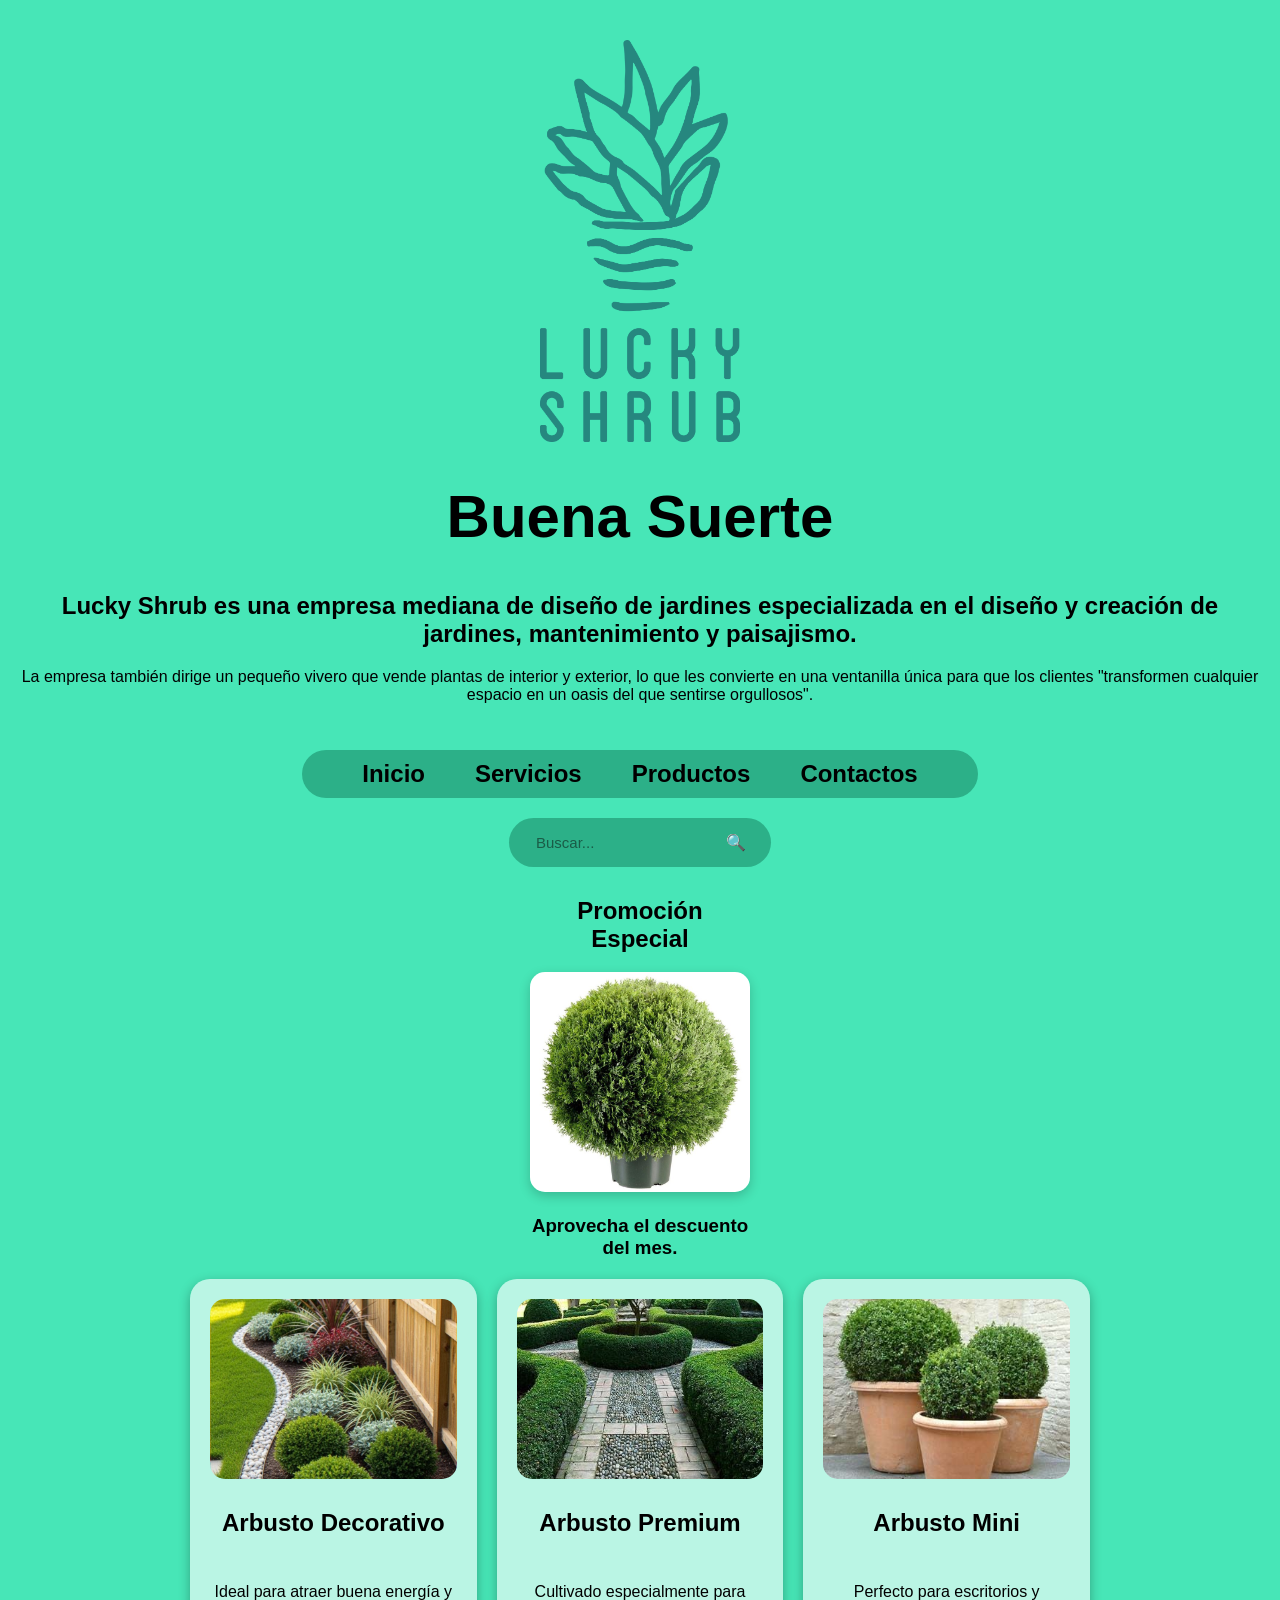
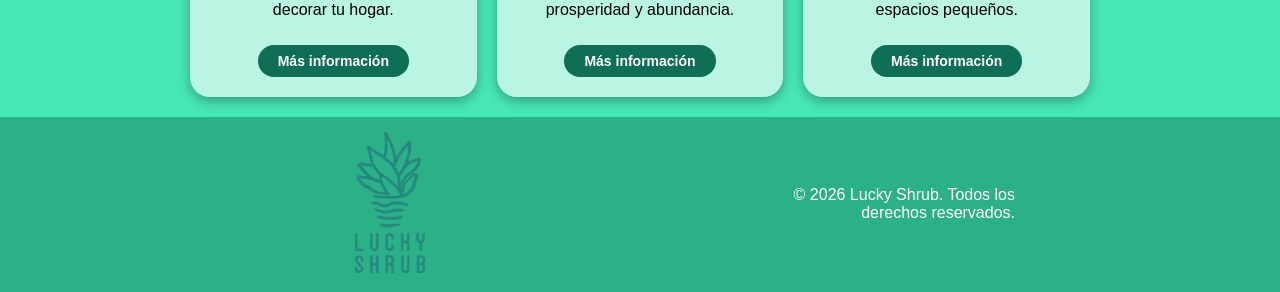
<file: index.html>
<!DOCTYPE html>
<html lang="es">

<head>
    <meta charset="UTF-8">
    <meta name="viewport" content="width=device-width, initial-scale=1.0">

    <title>Arbustos De La Buena Suerte</title>
    <meta name="description" content="Lucky Shrub: diseño de jardines, mantenimiento, paisajismo y vivero de plantas.">
    <meta name="author" content="Lucky Shrub">

    <link rel="stylesheet" href="styles.css">
</head>

<body>
    <header>
        <img src="logo.png" alt="Logo de Lucky Shrub" class="logo">
        <h1 class="titulo-grande">Buena Suerte</h1>
        <h2>Lucky Shrub es una empresa mediana de diseño de jardines especializada en el diseño y creación de jardines, mantenimiento y paisajismo.</h2>
        <p>La empresa también dirige un pequeño vivero que vende plantas de interior y exterior, lo que les convierte en una ventanilla única para que los clientes "transformen cualquier espacio en un oasis del que sentirse orgullosos".</p>
    </header>

    <nav>
        <div class="nav-contenedor">
            <ul>
                <li><a href="index.html">Inicio</a></li>
                <li><a href="servicios.html">Servicios</a></li>
                <li><a href="productos.html">Productos</a></li>
                <li><a href="contactos.html">Contactos</a></li>
            </ul>
            <div class="barra-busqueda">
                <input type="text" placeholder="Buscar..." aria-label="Buscar">
                <button type="button" aria-label="Buscar">🔍</button>
            </div>
        </div>
    </nav>

    <main>
        <section class="banner">
            <a href="promocion.html">
                <h2>Promoción Especial</h2>
                <img src="Promocion.jfif" alt="Oferta arbusto de la suerte">
                <h3>Aprovecha el descuento del mes.</h3>
            </a>
        </section>

        <section class="columnas">
            <div class="tarjeta">
                <img src="Arbusto Decorativo.jfif" alt="Arbusto Decorativo">
                <h2>Arbusto Decorativo</h2>
                <p>Ideal para atraer buena energía y decorar tu hogar.</p>
                <a href="arbusto decorativo.html" class="btn-info">Más información</a>
            </div>

            <div class="tarjeta">
                <img src="Arbusto Premium.jfif" alt="Arbusto Premium">
                <h2>Arbusto Premium</h2>
                <p>Cultivado especialmente para prosperidad y abundancia.</p>
                <a href="arbusto premium.html" class="btn-info">Más información</a>
            </div>

            <div class="tarjeta">
                <img src="Arbusto Mini.jfif" alt="Arbusto Mini">
                <h2>Arbusto Mini</h2>
                <p>Perfecto para escritorios y espacios pequeños.</p>
                <a href="arbusto mini.html" class="btn-info">Más información</a>
            </div>
        </section>
    </main>

    <footer class="footer">
        <div class="logo-footer-container">
            <img src="logo.png" alt="Logo" class="logo-footer">
        </div>

        <div class="copyright">
            <p>© 2026 Lucky Shrub. Todos los derechos reservados.</p>
        </div>
    </footer>
</body>

</html>
</file>
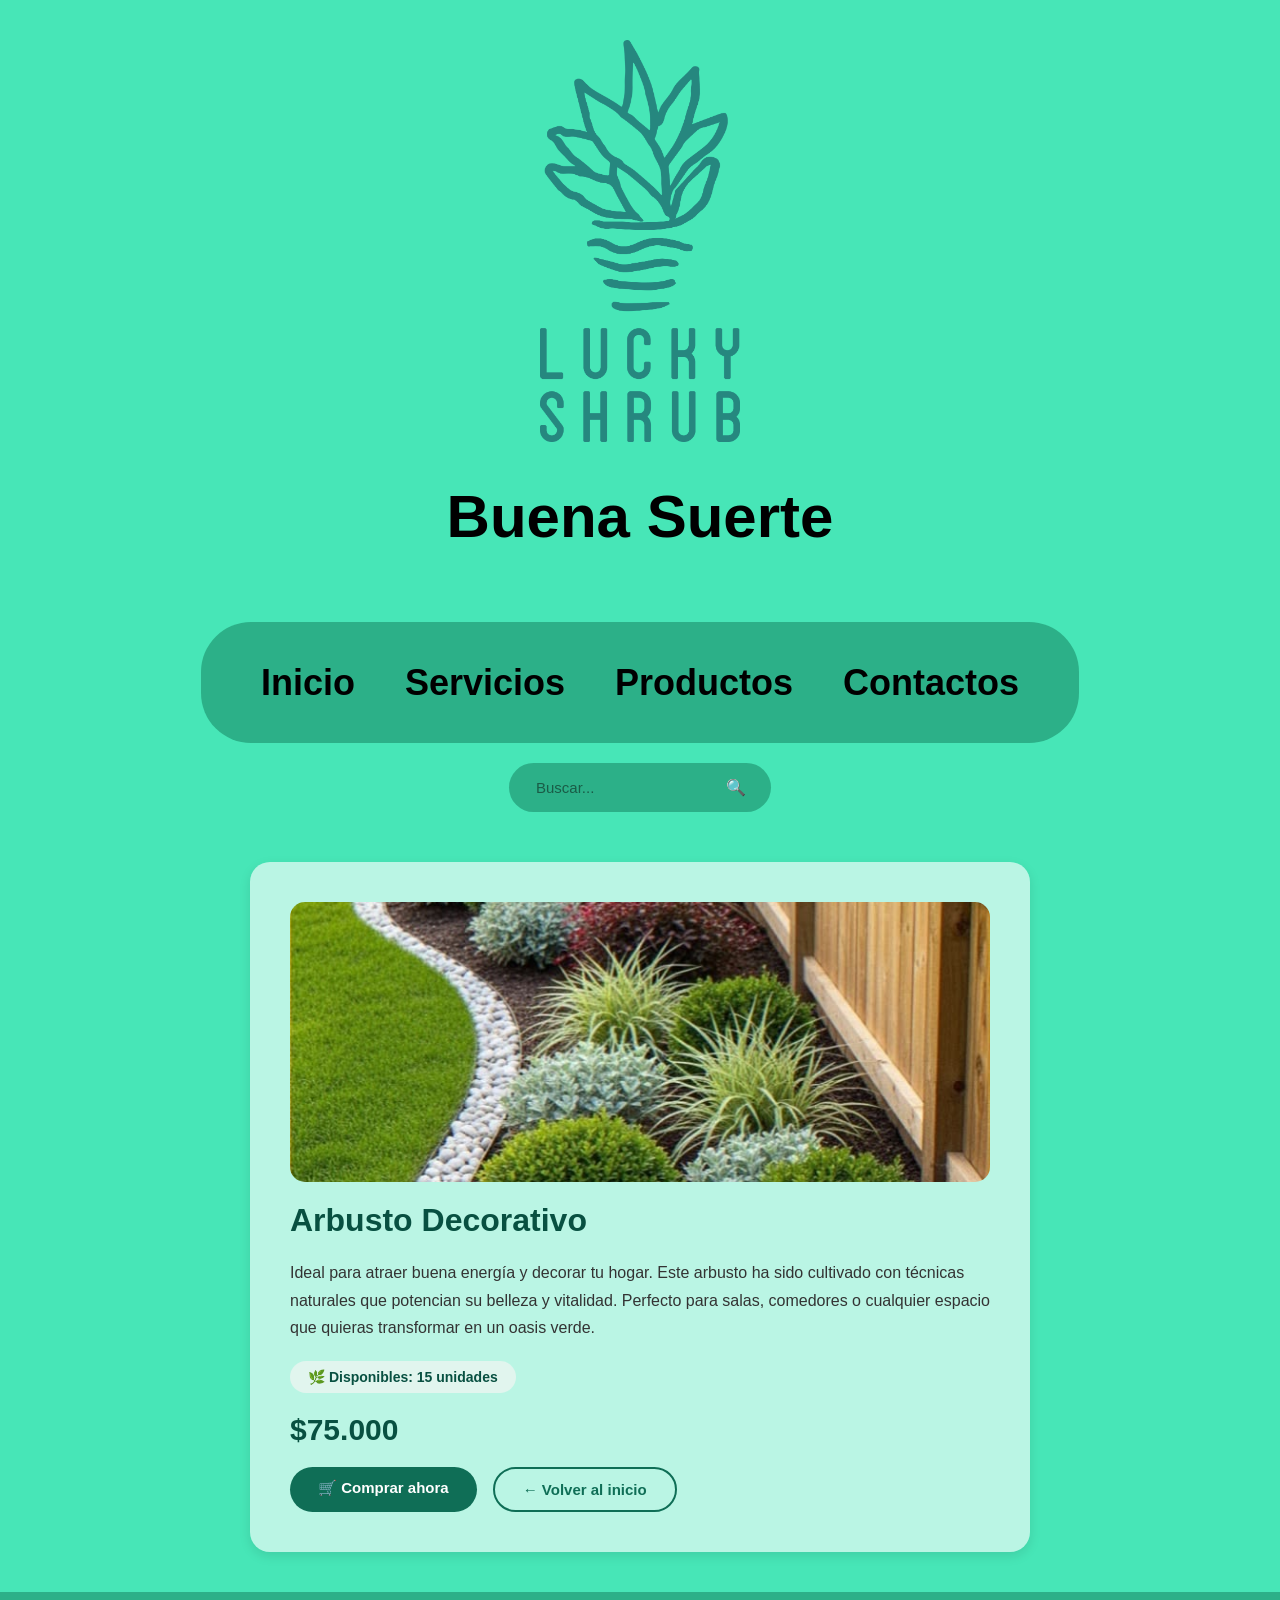
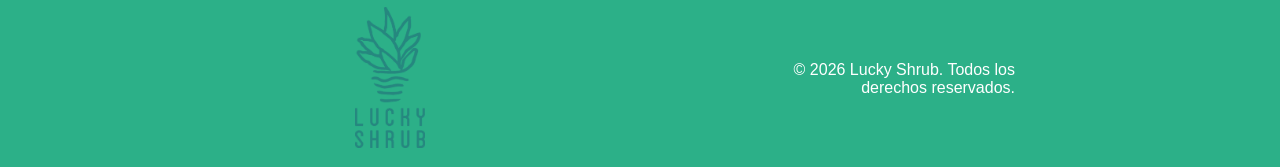
<file: arbusto decorativo.html>
<!DOCTYPE html>
<html lang="es">
<head>
    <meta charset="UTF-8">
    <meta name="viewport" content="width=device-width, initial-scale=1.0">
    <title>Arbusto Decorativo - Lucky Shrub</title>
    <link rel="stylesheet" href="styles.css">
    <link rel="stylesheet" href="3productos.css">
</head>
<body>
    <header>
        <img src="logo.png" alt="logo de la pagina web" class="logo">
        <h1 class="titulo-grande">Buena Suerte</h1>
    </header>

    <nav>
        <div class="nav-contenedor">
            <ul>
                <li><a href="index.html"><h2>Inicio</h2></a></li>
                <li><a href="servicios.html"><h2>Servicios</h2></a></li>
                <li><a href="productos.html"><h2>Productos</h2></a></li>
                <li><a href="contactos.html"><h2>Contactos</h2></a></li>
            </ul>
            <div class="barra-busqueda">
                <input type="text" placeholder="Buscar...">
                <button>🔍</button>
            </div>
        </div>
    </nav>

    <main>
        <section class="producto-contenedor">
            <div class="producto-tarjeta">
                <img src="Arbusto Decorativo.jfif" alt="Arbusto Decorativo" class="producto-img">
                <h1 class="producto-titulo">Arbusto Decorativo</h1>
                <p class="producto-descripcion">
                    Ideal para atraer buena energía y decorar tu hogar. Este arbusto ha sido cultivado
                    con técnicas naturales que potencian su belleza y vitalidad. Perfecto para salas,
                    comedores o cualquier espacio que quieras transformar en un oasis verde.
                </p>
                <span class="producto-disponibles">🌿 Disponibles: 15 unidades</span>
                <p class="producto-precio">$75.000</p>
                <div class="producto-botones">
                    <a href="https://wa.me/+57 311 318 7855" class="btn-comprar">🛒 Comprar ahora</a>
                    <a href="index.html" class="btn-volver">← Volver al inicio</a>
                </div>
            </div>
        </section>
    </main>

    <footer class="footer">
        <div class="logo-footer-container">
            <img src="logo.png" alt="Logo" class="logo-footer">
        </div>
        <div class="copyright">
            <p>© 2026 Lucky Shrub. Todos los derechos reservados.</p>
        </div>
    </footer>
</body>
</html>
</file>
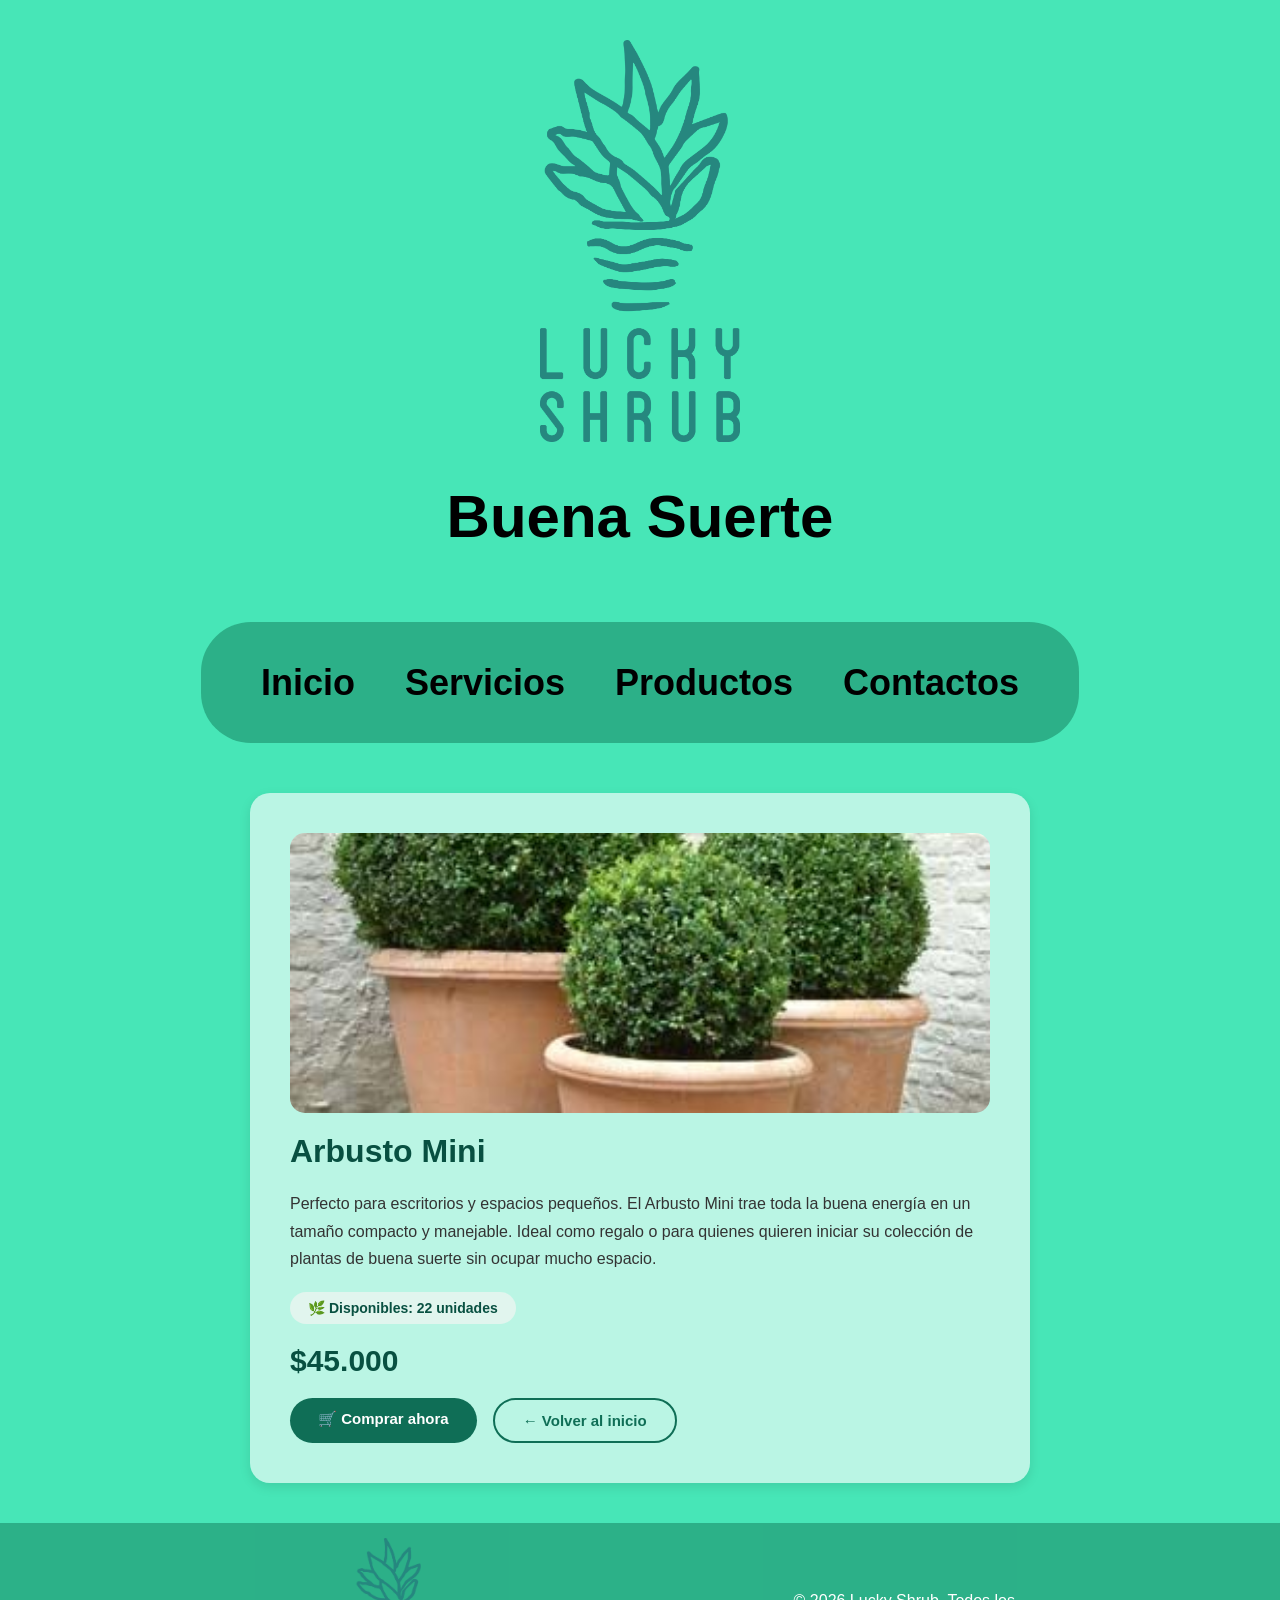
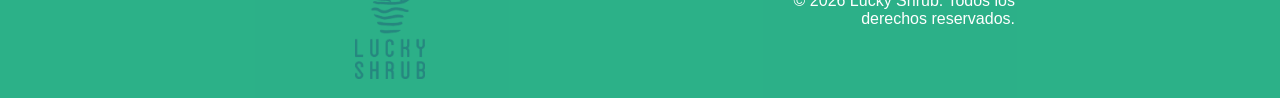
<file: arbusto mini.html>
<!DOCTYPE html>
<html lang="es">
<head>
    <meta charset="UTF-8">
    <meta name="viewport" content="width=device-width, initial-scale=1.0">
    <title>Arbusto Mini - Lucky Shrub</title>
    <link rel="stylesheet" href="styles.css">
    <link rel="stylesheet" href="3productos.css">
</head>
<body>
    <header>
        <img src="logo.png" alt="logo de la pagina web" class="logo">
        <h1 class="titulo-grande">Buena Suerte</h1>
    </header>

    <nav>
        <div class="nav-contenedor">
            <ul>
                <li><a href="index.html"><h2>Inicio</h2></a></li>
                <li><a href="servicios.html"><h2>Servicios</h2></a></li>
                <li><a href="productos.html"><h2>Productos</h2></a></li>
                <li><a href="contactos.html"><h2>Contactos</h2></a></li>
            </ul>
        </div>
    </nav>

    <main>
        <section class="producto-contenedor">
            <div class="producto-tarjeta">
                <img src="Arbusto Mini.jfif" alt="Arbusto Mini" class="producto-img">
                <h1 class="producto-titulo">Arbusto Mini</h1>
                <p class="producto-descripcion">
                    Perfecto para escritorios y espacios pequeños. El Arbusto Mini trae toda la
                    buena energía en un tamaño compacto y manejable. Ideal como regalo o para
                    quienes quieren iniciar su colección de plantas de buena suerte sin ocupar mucho espacio.
                </p>
                <span class="producto-disponibles">🌿 Disponibles: 22 unidades</span>
                <p class="producto-precio">$45.000</p>
                <div class="producto-botones">
                    <a href="https://wa.me/+57 311 318 7855" class="btn-comprar">🛒 Comprar ahora</a>
                    <a href="index.html" class="btn-volver">← Volver al inicio</a>
                </div>
            </div>
        </section>
    </main>

    <footer class="footer">
        <div class="logo-footer-container">
            <img src="logo.png" alt="Logo" class="logo-footer">
        </div>
        <div class="copyright">
            <p>© 2026 Lucky Shrub. Todos los derechos reservados.</p>
        </div>
    </footer>
</body>
</html>
</file>
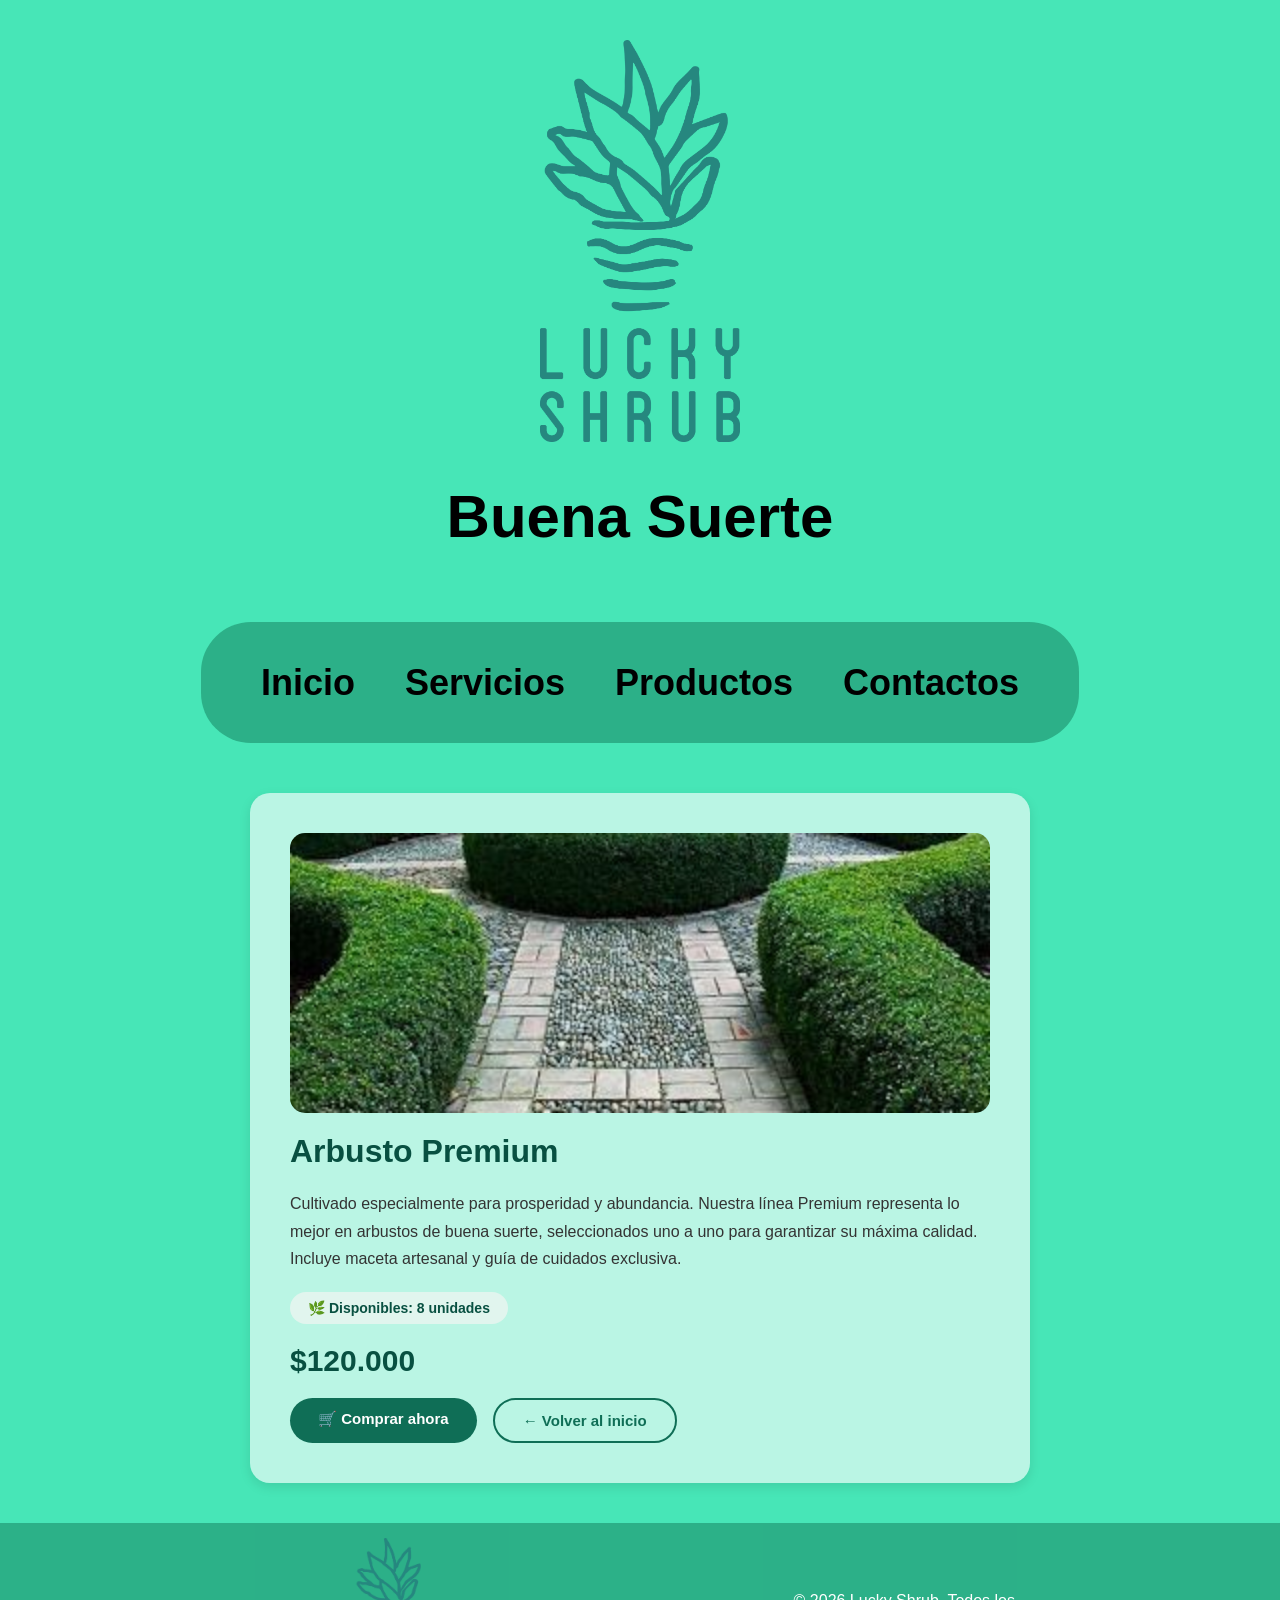
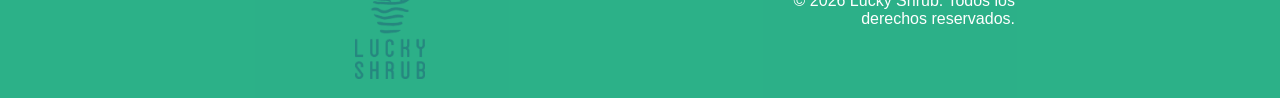
<file: arbusto premium.html>
<!DOCTYPE html>
<html lang="es">
<head>
    <meta charset="UTF-8">
    <meta name="viewport" content="width=device-width, initial-scale=1.0">
    <title>Arbusto Premium - Lucky Shrub</title>
    <link rel="stylesheet" href="styles.css">
    <link rel="stylesheet" href="3productos.css">
</head>
<body>
    <header>
        <img src="logo.png" alt="logo de la pagina web" class="logo">
        <h1 class="titulo-grande">Buena Suerte</h1>
    </header>

    <nav>
        <div class="nav-contenedor">
            <ul>
                <li><a href="index.html"><h2>Inicio</h2></a></li>
                <li><a href="servicios.html"><h2>Servicios</h2></a></li>
                <li><a href="productos.html"><h2>Productos</h2></a></li>
                <li><a href="contactos.html"><h2>Contactos</h2></a></li>
            </ul>
        </div>
    </nav>

    <main>
        <section class="producto-contenedor">
            <div class="producto-tarjeta">
                <img src="Arbusto Premium.jfif" alt="Arbusto Premium" class="producto-img">
                <h1 class="producto-titulo">Arbusto Premium</h1>
                <p class="producto-descripcion">
                    Cultivado especialmente para prosperidad y abundancia. Nuestra línea Premium
                    representa lo mejor en arbustos de buena suerte, seleccionados uno a uno para
                    garantizar su máxima calidad. Incluye maceta artesanal y guía de cuidados exclusiva.
                </p>
                <span class="producto-disponibles">🌿 Disponibles: 8 unidades</span>
                <p class="producto-precio">$120.000</p>
                <div class="producto-botones">
                    <a href="https://wa.me/+57 311 318 7855" class="btn-comprar">🛒 Comprar ahora</a>
                    <a href="index.html" class="btn-volver">← Volver al inicio</a>
                </div>
            </div>
        </section>
    </main>

    <footer class="footer">
        <div class="logo-footer-container">
            <img src="logo.png" alt="Logo" class="logo-footer">
        </div>
        <div class="copyright">
            <p>© 2026 Lucky Shrub. Todos los derechos reservados.</p>
        </div>
    </footer>
</body>
</html>
</file>
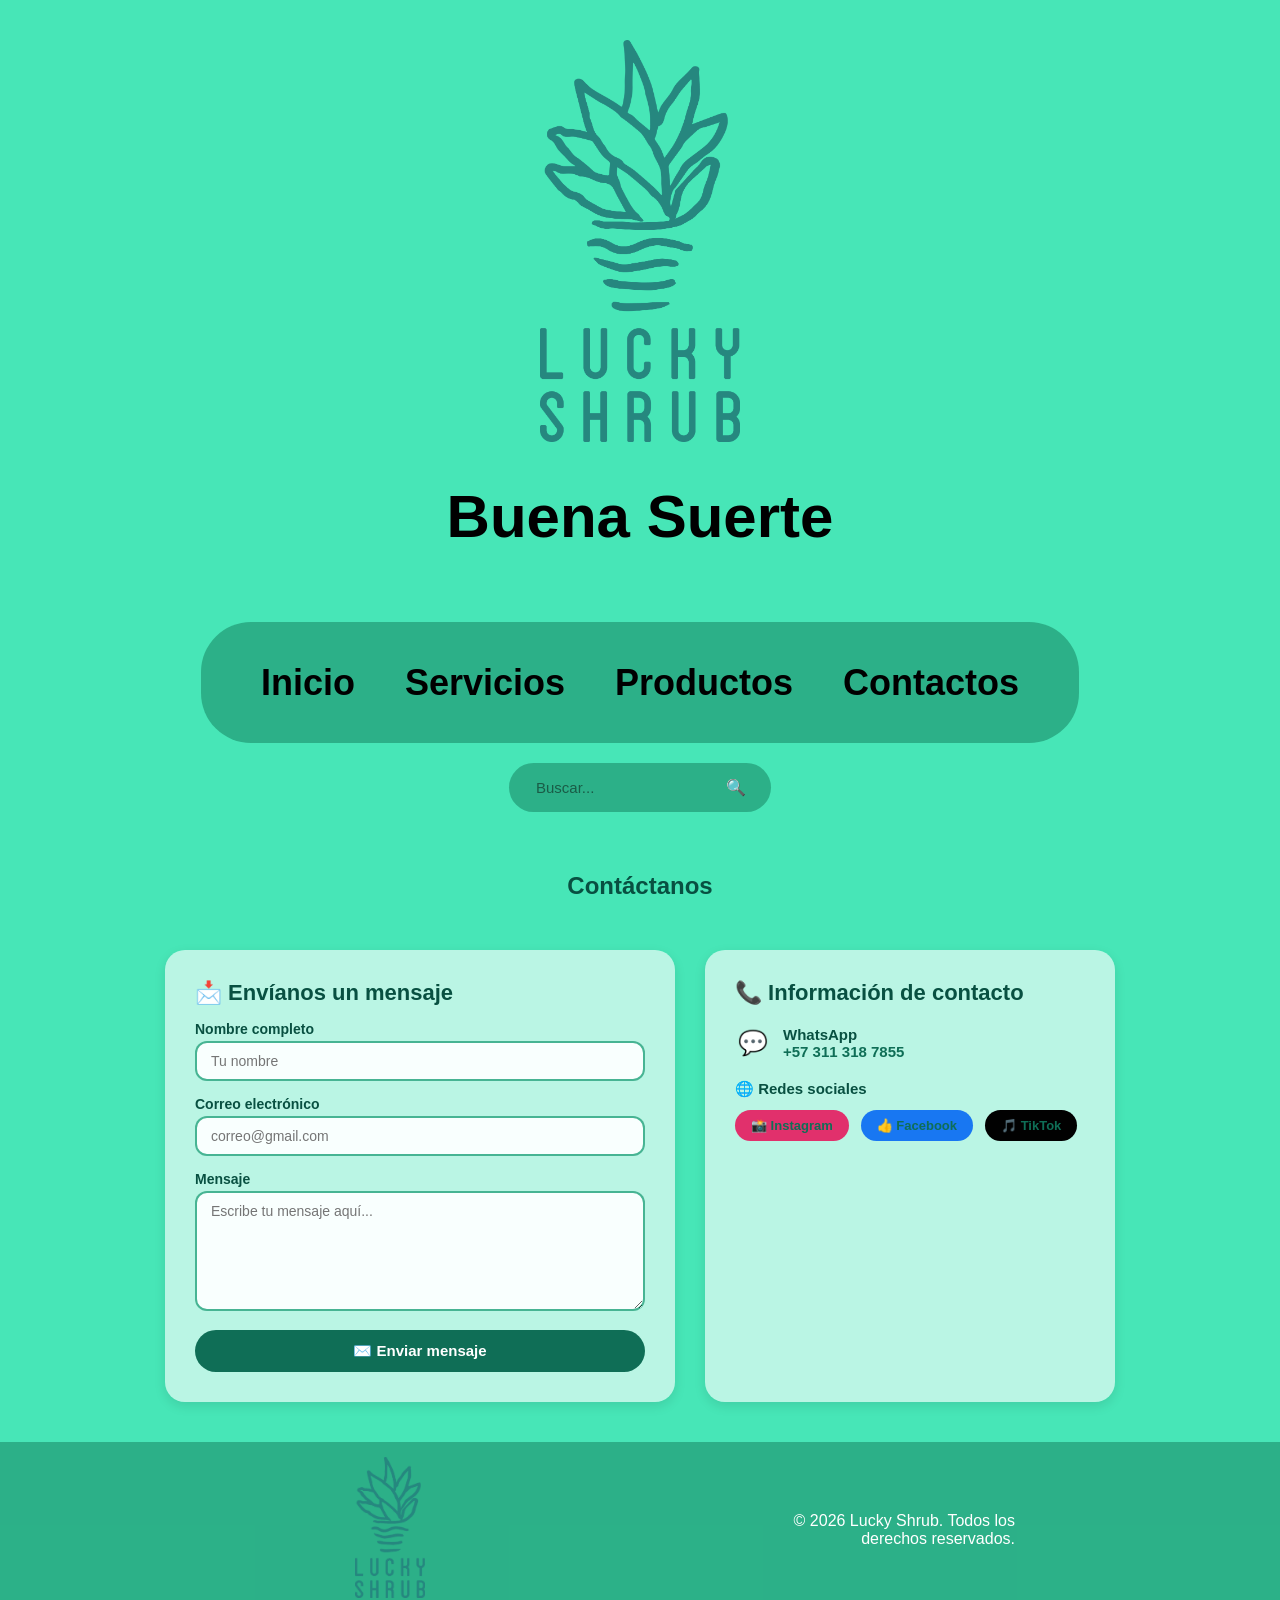
<file: contactos.html>
<!DOCTYPE html>
<html lang="es">
<head>
    <meta charset="UTF-8">
    <meta name="viewport" content="width=device-width, initial-scale=1.0">
    <title>Contactos - Lucky Shrub</title>
    <link rel="stylesheet" href="styles.css">
    <link rel="stylesheet" href="contactos.css">
</head>
<body>
    <header>
        <img src="logo.png" alt="logo de la pagina web" class="logo">
        <h1 class="titulo-grande">Buena Suerte</h1>
    </header>

    <nav>
        <div class="nav-contenedor">
            <ul>
                <li><a href="index.html"><h2>Inicio</h2></a></li>
                <li><a href="servicios.html"><h2>Servicios</h2></a></li>
                <li><a href="productos.html"><h2>Productos</h2></a></li>
                <li><a href="contactos.html"><h2>Contactos</h2></a></li>
            </ul>
            <div class="barra-busqueda">
                <input type="text" placeholder="Buscar...">
                <button>🔍</button>
            </div>
        </div>
    </nav>

    <main>
        <h2 class="contactos-header">Contáctanos</h2>

        <div class="contactos-contenedor">

            <!-- FORMULARIO -->
            <div class="formulario-tarjeta">
                <h2>📩 Envíanos un mensaje</h2>

                <div>
                    <label for="nombre">Nombre completo</label>
                    <input type="text" id="nombre" placeholder="Tu nombre">
                </div>

                <div>
                    <label for="email">Correo electrónico</label>
                    <input type="email" id="email" placeholder="correo@gmail.com">
                </div>

                <div>
                    <label for="mensaje">Mensaje</label>
                    <textarea id="mensaje" placeholder="Escribe tu mensaje aquí..."></textarea>
                </div>

                <button class="btn-enviar">✉️ Enviar mensaje</button>
            </div>

            <!-- INFO DE CONTACTO -->
            <div class="info-tarjeta">
                <h2>📞 Información de contacto</h2>

                <!-- WhatsApp -->
                <div class="info-item">
                    <span class="info-icono">💬</span>
                    <div>
                        <p style="margin:0; font-weight:bold; color:#085041;">WhatsApp</p>
                        <a href="https://wa.me/+57 311 318 7855">+57 311 318 7855</a>
                    </div>
                </div>

                <!-- Redes sociales -->
                <div class="info-item" style="flex-direction: column; align-items: flex-start;">
                    <p style="margin:0; font-weight:bold; color:#085041;">🌐 Redes sociales</p>
                    <div class="redes-contenedor">
                        <a href="https://instagram.com/leoxz_xzt" class="btn-red btn-instagram">
                            📸 Instagram
                        </a>
                        <a href="https://facebook.com/share/1GpT7DtdRt/" class="btn-red btn-facebook">
                            👍 Facebook
                        </a>
                        <a href="https://tiktok.com/@orozco_leonardo" class="btn-red btn-tiktok">
                            🎵 TikTok
                        </a>
                    </div>
                </div>

            </div>

        </div>
    </main>

    <footer class="footer">
        <div class="logo-footer-container">
            <img src="logo.png" alt="Logo" class="logo-footer">
        </div>
        <div class="copyright">
            <p>© 2026 Lucky Shrub. Todos los derechos reservados.</p>
        </div>
    </footer>
</body>
</html>
</file>
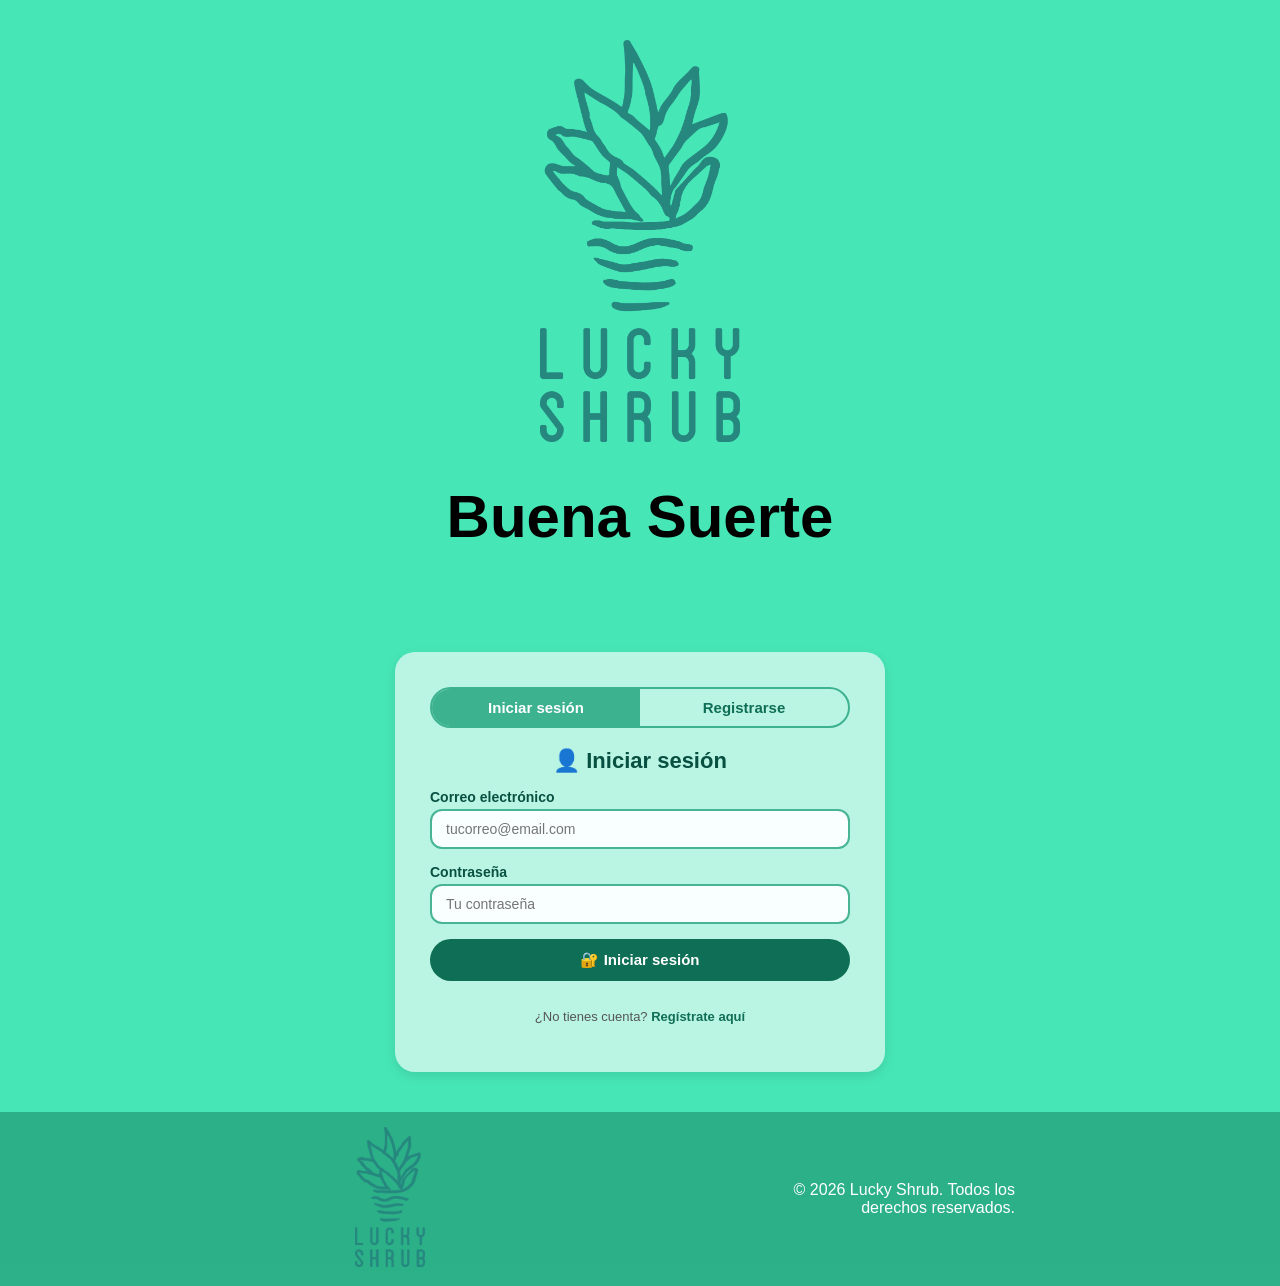
<file: login.html>
<!DOCTYPE html>
<html lang="es">
<head>
    <meta charset="UTF-8">
    <meta name="viewport" content="width=device-width, initial-scale=1.0">
    <title>Iniciar Sesión - Lucky Shrub</title>
    <link rel="stylesheet" href="styles.css">
    <link rel="stylesheet" href="login.css">
</head>
<body>
    <header>
        <img src="logo.png" alt="logo de la pagina web" class="logo">
        <h1 class="titulo-grande">Buena Suerte</h1>
    </header>

    <main>
        <section class="login-contenedor">
            <div class="login-tarjeta">

                <!-- PESTAÑAS -->
                <div class="pestanas">
                    <button class="pestana activa" onclick="mostrarTab('login', this)">Iniciar sesión</button>
                    <button class="pestana" onclick="mostrarTab('registro', this)">Registrarse</button>
                </div>

                <!-- FORMULARIO INICIAR SESIÓN -->
                <div class="formulario visible" id="tab-login">
                    <h2>👤 Iniciar sesión</h2>

                    <div>
                        <label for="login-email">Correo electrónico</label>
                        <input type="email" id="login-email" placeholder="tucorreo@email.com">
                        <p class="mensaje-error" id="error-login-email">Este campo es obligatorio.</p>
                    </div>

                    <div>
                        <label for="login-password">Contraseña</label>
                        <input type="password" id="login-password" placeholder="Tu contraseña">
                        <p class="mensaje-error" id="error-login-password">Este campo es obligatorio.</p>
                    </div>

                    <button class="btn-submit" onclick="iniciarSesion()">🔐 Iniciar sesión</button>

                    <p class="formulario-texto">
                        ¿No tienes cuenta?
                        <a onclick="mostrarTab('registro', document.querySelectorAll('.pestana')[1])">Regístrate aquí</a>
                    </p>
                </div>

                <!-- FORMULARIO REGISTRO -->
                <div class="formulario" id="tab-registro">
                    <h2>🌿 Crear cuenta</h2>

                    <div>
                        <label for="reg-usuario">Nombre de usuario</label>
                        <input type="text" id="reg-usuario" placeholder="Tu nombre de usuario">
                        <p class="mensaje-error" id="error-usuario">Este campo es obligatorio.</p>
                    </div>

                    <div>
                        <label for="reg-email">Correo electrónico</label>
                        <input type="email" id="reg-email" placeholder="tucorreo@email.com">
                        <p class="mensaje-error" id="error-reg-email">Este campo es obligatorio.</p>
                    </div>

                    <div>
                        <label for="reg-telefono">Teléfono</label>
                        <input type="tel" id="reg-telefono" placeholder="+57 XXX XXX XXXX">
                        <p class="mensaje-error" id="error-telefono">Este campo es obligatorio.</p>
                    </div>

                    <div>
                        <label for="reg-password">Contraseña</label>
                        <input type="password" id="reg-password" placeholder="Crea una contraseña">
                        <p class="mensaje-error" id="error-reg-password">Este campo es obligatorio.</p>
                    </div>

                    <div>
                        <label for="reg-password2">Confirmar contraseña</label>
                        <input type="password" id="reg-password2" placeholder="Repite tu contraseña">
                        <p class="mensaje-error" id="error-reg-password2">Este campo es obligatorio.</p>
                    </div>

                    <button class="btn-submit" onclick="registrarse()">✅ Crear cuenta</button>

                    <p class="formulario-texto">
                        ¿Ya tienes cuenta?
                        <a onclick="mostrarTab('login', document.querySelectorAll('.pestana')[0])">Inicia sesión aquí</a>
                    </p>
                </div>

            </div>
        </section>
    </main>

    <footer class="footer">
        <div class="logo-footer-container">
            <img src="logo.png" alt="Logo" class="logo-footer">
        </div>
        <div class="copyright">
            <p>© 2026 Lucky Shrub. Todos los derechos reservados.</p>
        </div>
    </footer>

    <script>
        function mostrarTab(tab, boton) {
            document.getElementById('tab-login').classList.remove('visible');
            document.getElementById('tab-registro').classList.remove('visible');
            document.getElementById('tab-' + tab).classList.add('visible');
            document.querySelectorAll('.pestana').forEach(p => p.classList.remove('activa'));
            boton.classList.add('activa');
        }

        function validarCampo(inputId, errorId, mensajePersonalizado) {
            const input = document.getElementById(inputId);
            const error = document.getElementById(errorId);
            if (input.value.trim() === '') {
                input.classList.add('input-error');
                error.textContent = mensajePersonalizado || 'Este campo es obligatorio.';
                error.classList.add('visible');
                return false;
            } else {
                input.classList.remove('input-error');
                error.classList.remove('visible');
                return true;
            }
        }

        function iniciarSesion() {
            const emailOk = validarCampo('login-email', 'error-login-email');
            const passOk = validarCampo('login-password', 'error-login-password');
            if (emailOk && passOk) {
                window.location.href = 'index.html';
            }
        }

        function registrarse() {
            const usuarioOk = validarCampo('reg-usuario', 'error-usuario');
            const emailOk = validarCampo('reg-email', 'error-reg-email');
            const telefonoOk = validarCampo('reg-telefono', 'error-telefono');
            const passOk = validarCampo('reg-password', 'error-reg-password');

            const pass = document.getElementById('reg-password').value.trim();
            const pass2 = document.getElementById('reg-password2').value.trim();
            const pass2Input = document.getElementById('reg-password2');
            const pass2Error = document.getElementById('error-reg-password2');

            let pass2Ok = false;
            if (pass2 === '') {
                pass2Input.classList.add('input-error');
                pass2Error.textContent = 'Este campo es obligatorio.';
                pass2Error.classList.add('visible');
            } else if (pass !== pass2) {
                pass2Input.classList.add('input-error');
                pass2Error.textContent = 'Las contraseñas no coinciden.';
                pass2Error.classList.add('visible');
            } else {
                pass2Input.classList.remove('input-error');
                pass2Error.classList.remove('visible');
                pass2Ok = true;
            }

            if (usuarioOk && emailOk && telefonoOk && passOk && pass2Ok) {
                window.location.href = 'index.html';
            }
        }

        /* quita el rojo - login */
        document.getElementById('login-email').addEventListener('input', () => validarCampo('login-email', 'error-login-email'));
        document.getElementById('login-password').addEventListener('input', () => validarCampo('login-password', 'error-login-password'));

        /* quita el rojo - registro */
        document.getElementById('reg-usuario').addEventListener('input', () => validarCampo('reg-usuario', 'error-usuario'));
        document.getElementById('reg-email').addEventListener('input', () => validarCampo('reg-email', 'error-reg-email'));
        document.getElementById('reg-telefono').addEventListener('input', () => validarCampo('reg-telefono', 'error-telefono'));
        document.getElementById('reg-password').addEventListener('input', () => validarCampo('reg-password', 'error-reg-password'));
        document.getElementById('reg-password2').addEventListener('input', () => {
            const pass = document.getElementById('reg-password').value.trim();
            const pass2 = document.getElementById('reg-password2').value.trim();
            const pass2Input = document.getElementById('reg-password2');
            const pass2Error = document.getElementById('error-reg-password2');
            if (pass2 === '') {
                pass2Input.classList.add('input-error');
                pass2Error.textContent = 'Este campo es obligatorio.';
                pass2Error.classList.add('visible');
            } else if (pass !== pass2) {
                pass2Input.classList.add('input-error');
                pass2Error.textContent = 'Las contraseñas no coinciden.';
                pass2Error.classList.add('visible');
            } else {
                pass2Input.classList.remove('input-error');
                pass2Error.classList.remove('visible');
            }
        });
    </script>
</body>
</html>
</file>
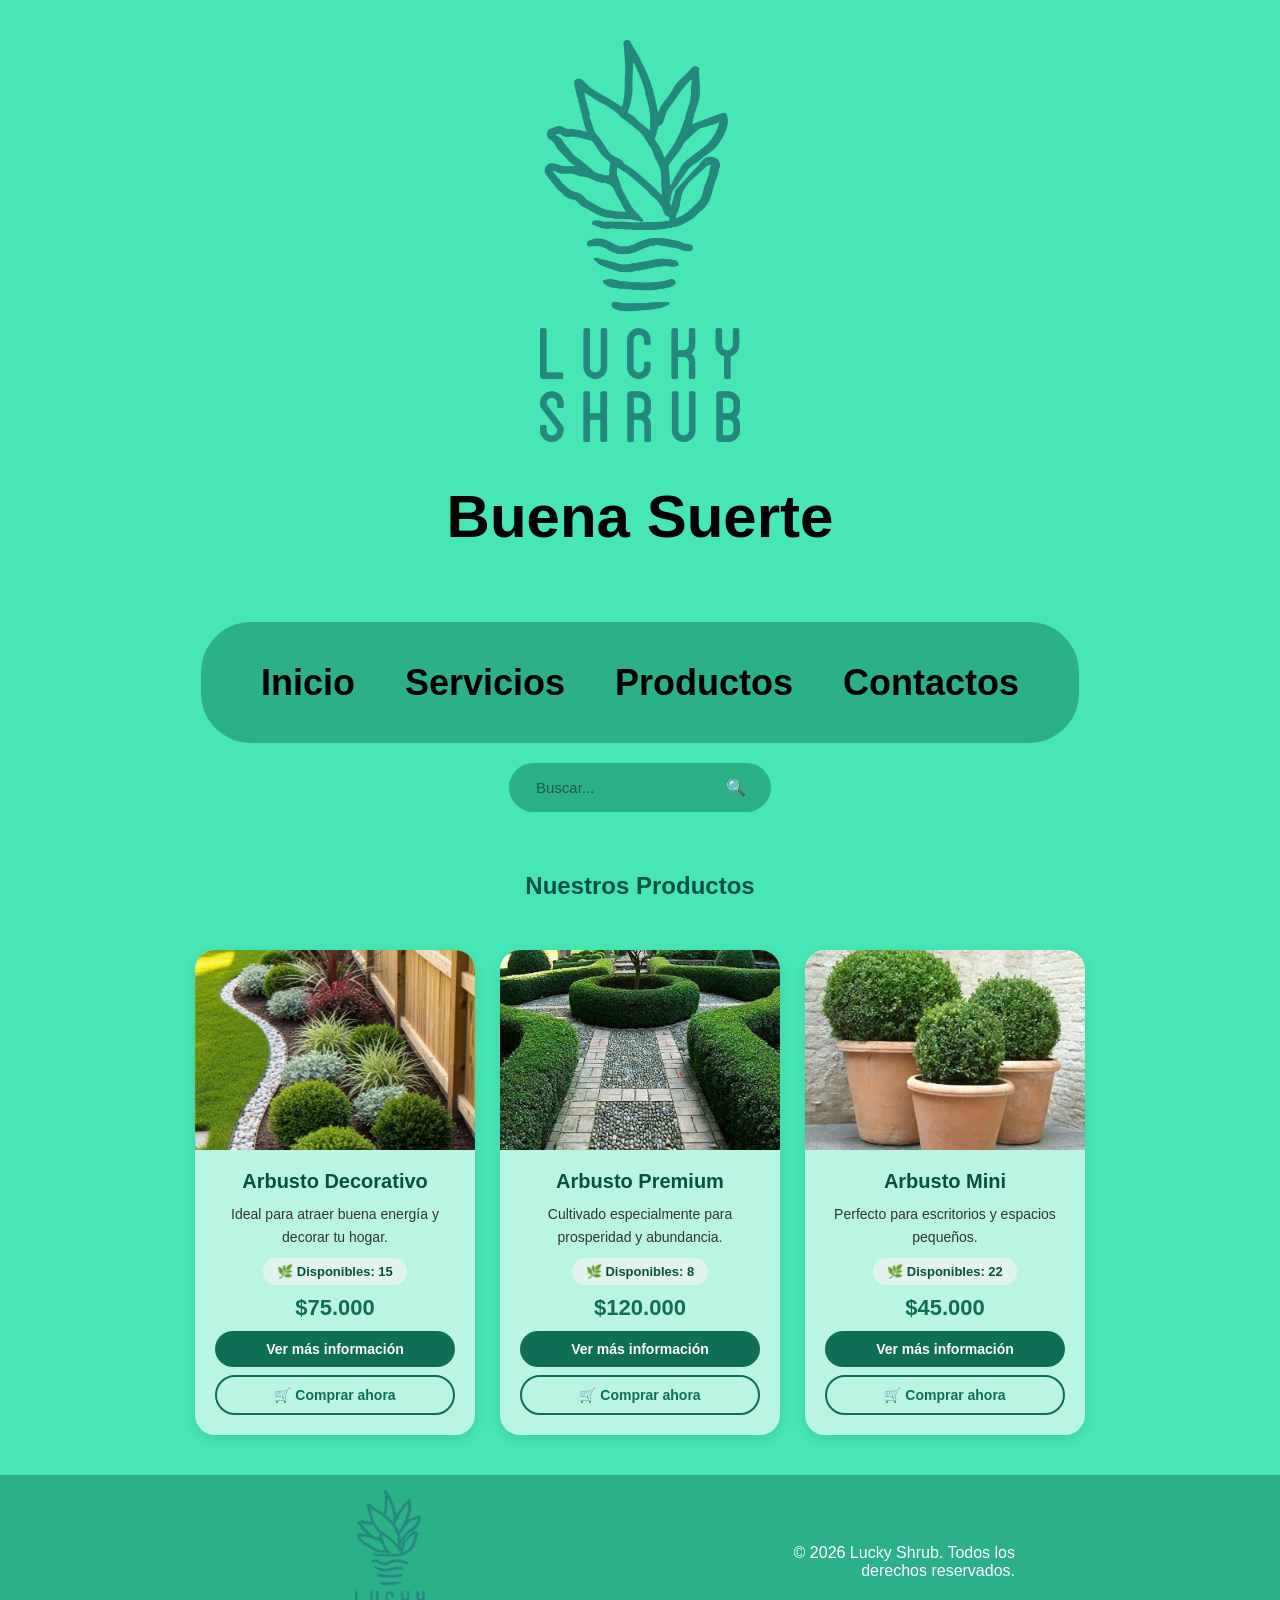
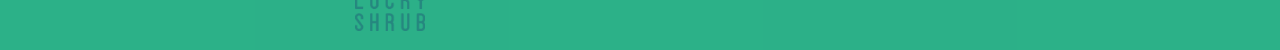
<file: productos.html>
<!DOCTYPE html>
<html lang="es">
<head>
    <meta charset="UTF-8">
    <meta name="viewport" content="width=device-width, initial-scale=1.0">
    <title>Productos - Lucky Shrub</title>
    <link rel="stylesheet" href="styles.css">
    <link rel="stylesheet" href="productos.css">
</head>
<body>
    <header>
        <img src="logo.png" alt="logo de la pagina web" class="logo">
        <h1 class="titulo-grande">Buena Suerte</h1>
    </header>

    <nav>
        <div class="nav-contenedor">
            <ul>
                <li><a href="index.html"><h2>Inicio</h2></a></li>
                <li><a href="servicios.html"><h2>Servicios</h2></a></li>
                <li><a href="productos.html"><h2>Productos</h2></a></li>
                <li><a href="contactos.html"><h2>Contactos</h2></a></li>
            </ul>
            <div class="barra-busqueda">
                <input type="text" placeholder="Buscar...">
                <button>🔍</button>
            </div>
        </div>
    </nav>

    <main>
        <h2 class="productos-header">Nuestros Productos</h2>

        <section class="productos-grid">

            <!-- Arbusto Decorativo -->
            <div class="producto-card">
                <img src="Arbusto Decorativo.jfif" alt="Arbusto Decorativo">
                <div class="producto-card-info">
                    <h2 class="producto-card-titulo">Arbusto Decorativo</h2>
                    <p class="producto-card-descripcion">
                        Ideal para atraer buena energía y decorar tu hogar.
                    </p>
                    <span class="producto-card-disponibles">🌿 Disponibles: 15</span>
                    <p class="producto-card-precio">$75.000</p>
                    <div class="producto-card-botones">
                        <a href="arbusto decorativo.html" class="btn-ver">Ver más información</a>
                        <a href="https://wa.me/+57 311 318 7855" class="btn-comprar-card">🛒 Comprar ahora</a>
                    </div>
                </div>
            </div>

            <!-- Arbusto Premium -->
            <div class="producto-card">
                <img src="Arbusto Premium.jfif" alt="Arbusto Premium">
                <div class="producto-card-info">
                    <h2 class="producto-card-titulo">Arbusto Premium</h2>
                    <p class="producto-card-descripcion">
                        Cultivado especialmente para prosperidad y abundancia.
                    </p>
                    <span class="producto-card-disponibles">🌿 Disponibles: 8</span>
                    <p class="producto-card-precio">$120.000</p>
                    <div class="producto-card-botones">
                        <a href="arbusto premium.html" class="btn-ver">Ver más información</a>
                        <a href="https://wa.me/+57 311 318 7855" class="btn-comprar-card">🛒 Comprar ahora</a>
                    </div>
                </div>
            </div>

            <!-- Arbusto Mini -->
            <div class="producto-card">
                <img src="Arbusto Mini.jfif" alt="Arbusto Mini">
                <div class="producto-card-info">
                    <h2 class="producto-card-titulo">Arbusto Mini</h2>
                    <p class="producto-card-descripcion">
                        Perfecto para escritorios y espacios pequeños.
                    </p>
                    <span class="producto-card-disponibles">🌿 Disponibles: 22</span>
                    <p class="producto-card-precio">$45.000</p>
                    <div class="producto-card-botones">
                        <a href="arbusto mini.html" class="btn-ver">Ver más información</a>
                        <a href="https://wa.me/+57 311 318 7855" class="btn-comprar-card">🛒 Comprar ahora</a>
                    </div>
                </div>
            </div>

        </section>
    </main>

    <footer class="footer">
        <div class="logo-footer-container">
            <img src="logo.png" alt="Logo" class="logo-footer">
        </div>
        <div class="copyright">
            <p>© 2026 Lucky Shrub. Todos los derechos reservados.</p>
        </div>
    </footer>
</body>
</html>
</file>
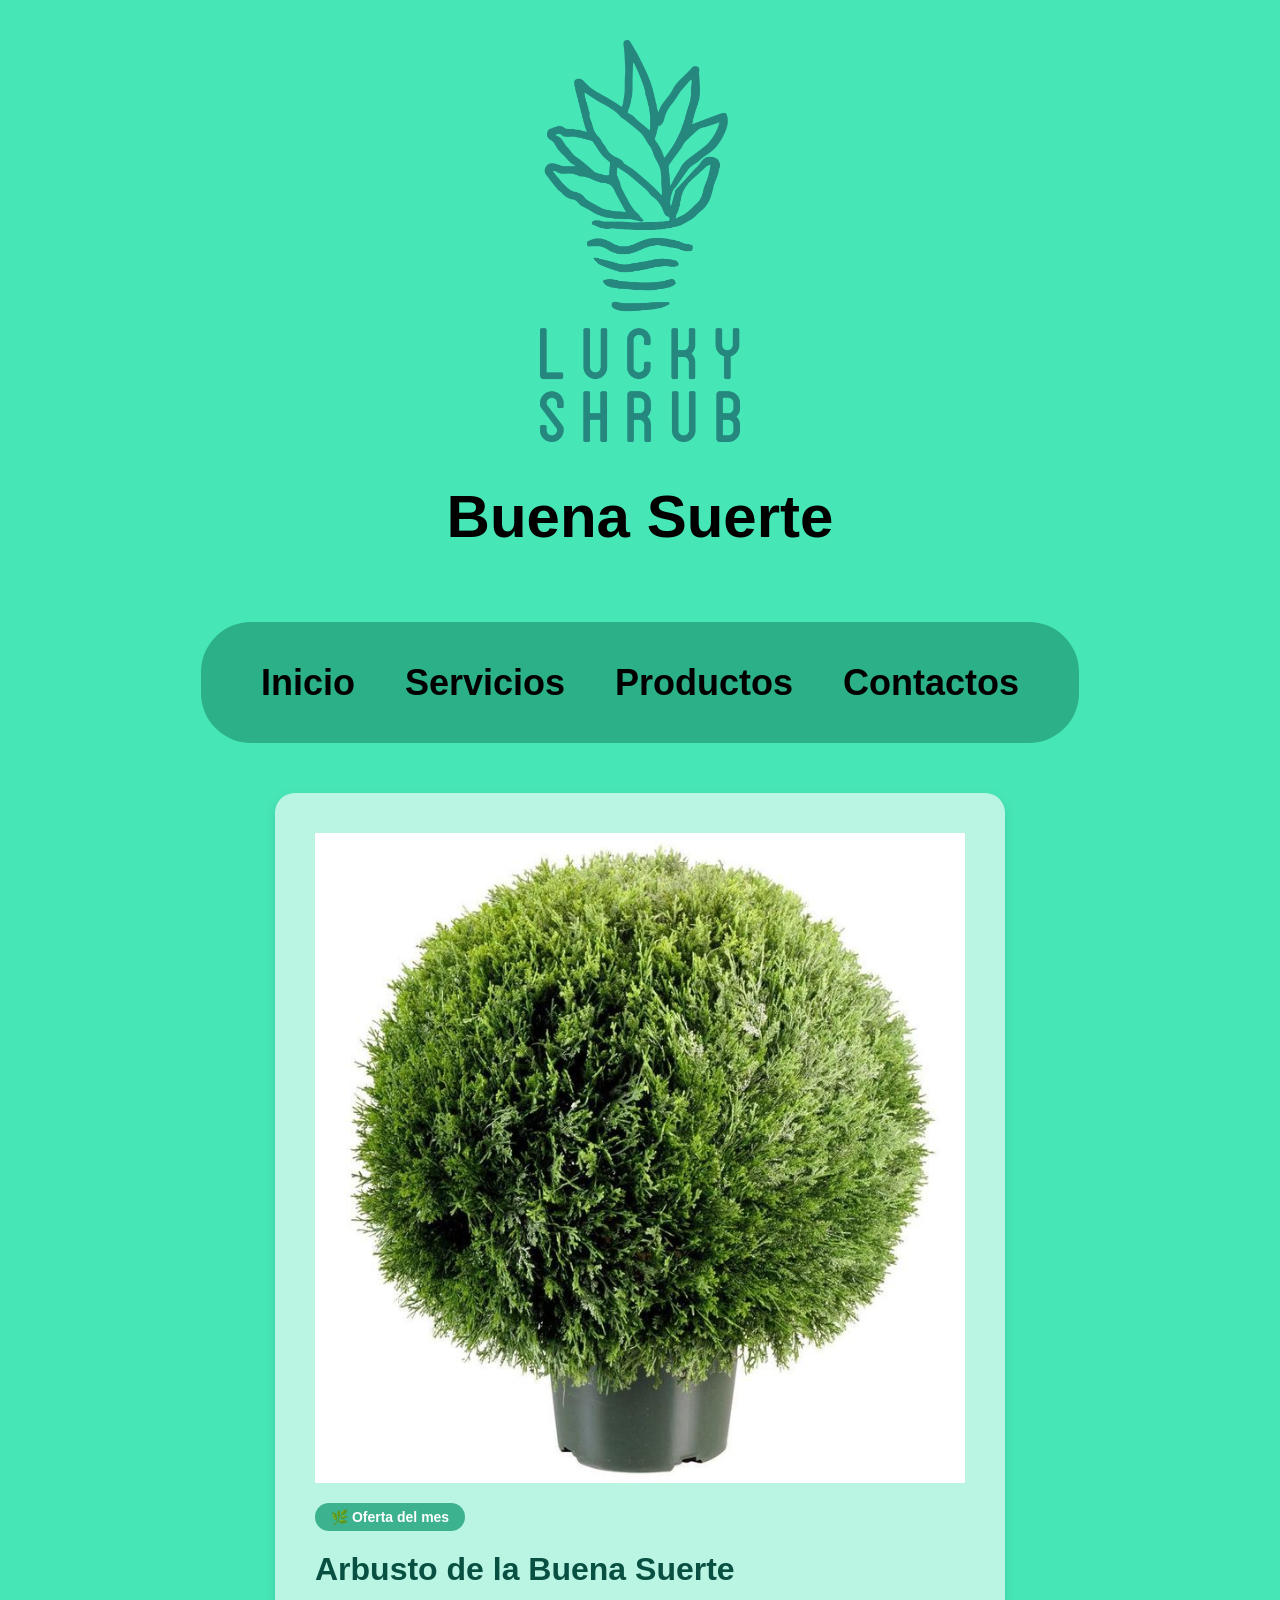
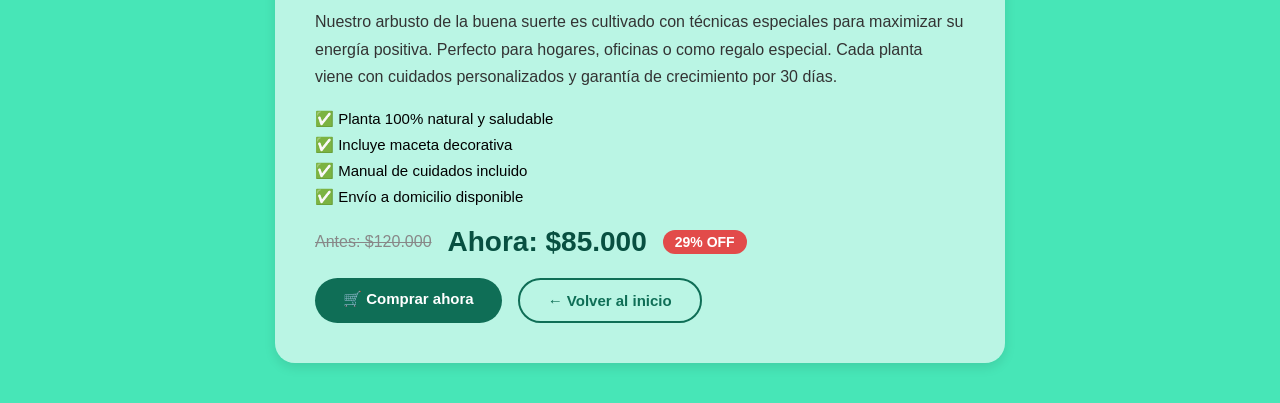
<file: promocion.html>
<!DOCTYPE html>
<html lang="es">

<head>
    <meta charset="UTF-8">
    <meta name="viewport" content="width=device-width, initial-scale=1.0">
    <title>Promoción Especial - Lucky Shrub</title>
    <link rel="stylesheet" href="styles.css">
    <link rel="stylesheet" href="promocion.css">
</head>

<body>
    <header>
        <img src="logo.png" alt="logo de la pagina web" class="logo">
        <h1 class="titulo-grande">Buena Suerte</h1>
    </header>

    <nav>
        <div class="nav-contenedor">
            <ul>
                <li><a href="index.html"><h2>Inicio</h2></a></li>
                <li><a href="servicios.html"><h2>Servicios</h2></a></li>
                <li><a href="productos.html"><h2>Productos</h2></a></li>
                <li><a href="contactos.html"><h2>Contactos</h2></a></li>
            </ul>
        </div>
    </nav>

    <main>
        <section class="promo-contenedor">

            <div class="promo-tarjeta">
                <img src="Promocion.jfif" alt="Arbusto Premium" class="producto-img"></img>
                <div class="badge-descuento">🌿 Oferta del mes</div>
                <h1 class="promo-titulo">Arbusto de la Buena Suerte</h1>

                <p class="promo-descripcion">
                    Nuestro arbusto de la buena suerte es cultivado con técnicas especiales para maximizar
                    su energía positiva. Perfecto para hogares, oficinas o como regalo especial.
                    Cada planta viene con cuidados personalizados y garantía de crecimiento por 30 días.
                </p>

                <ul class="promo-caracteristicas">
                    <li>✅ Planta 100% natural y saludable</li>
                    <li>✅ Incluye maceta decorativa</li>
                    <li>✅ Manual de cuidados incluido</li>
                    <li>✅ Envío a domicilio disponible</li>
                </ul>

                <div class="promo-precios">
                    <span class="precio-antes">Antes: $120.000</span>
                    <span class="precio-ahora">Ahora: $85.000</span>
                    <span class="descuento-badge">29% OFF</span>
                </div>

                <div class="promo-botones">
                    <a href="https://wa.me/57XXXXXXXXXX" class="btn-comprar">🛒 Comprar ahora</a>
                    <a href="index.html" class="btn-volver">← Volver al inicio</a>
                </div>
</file>
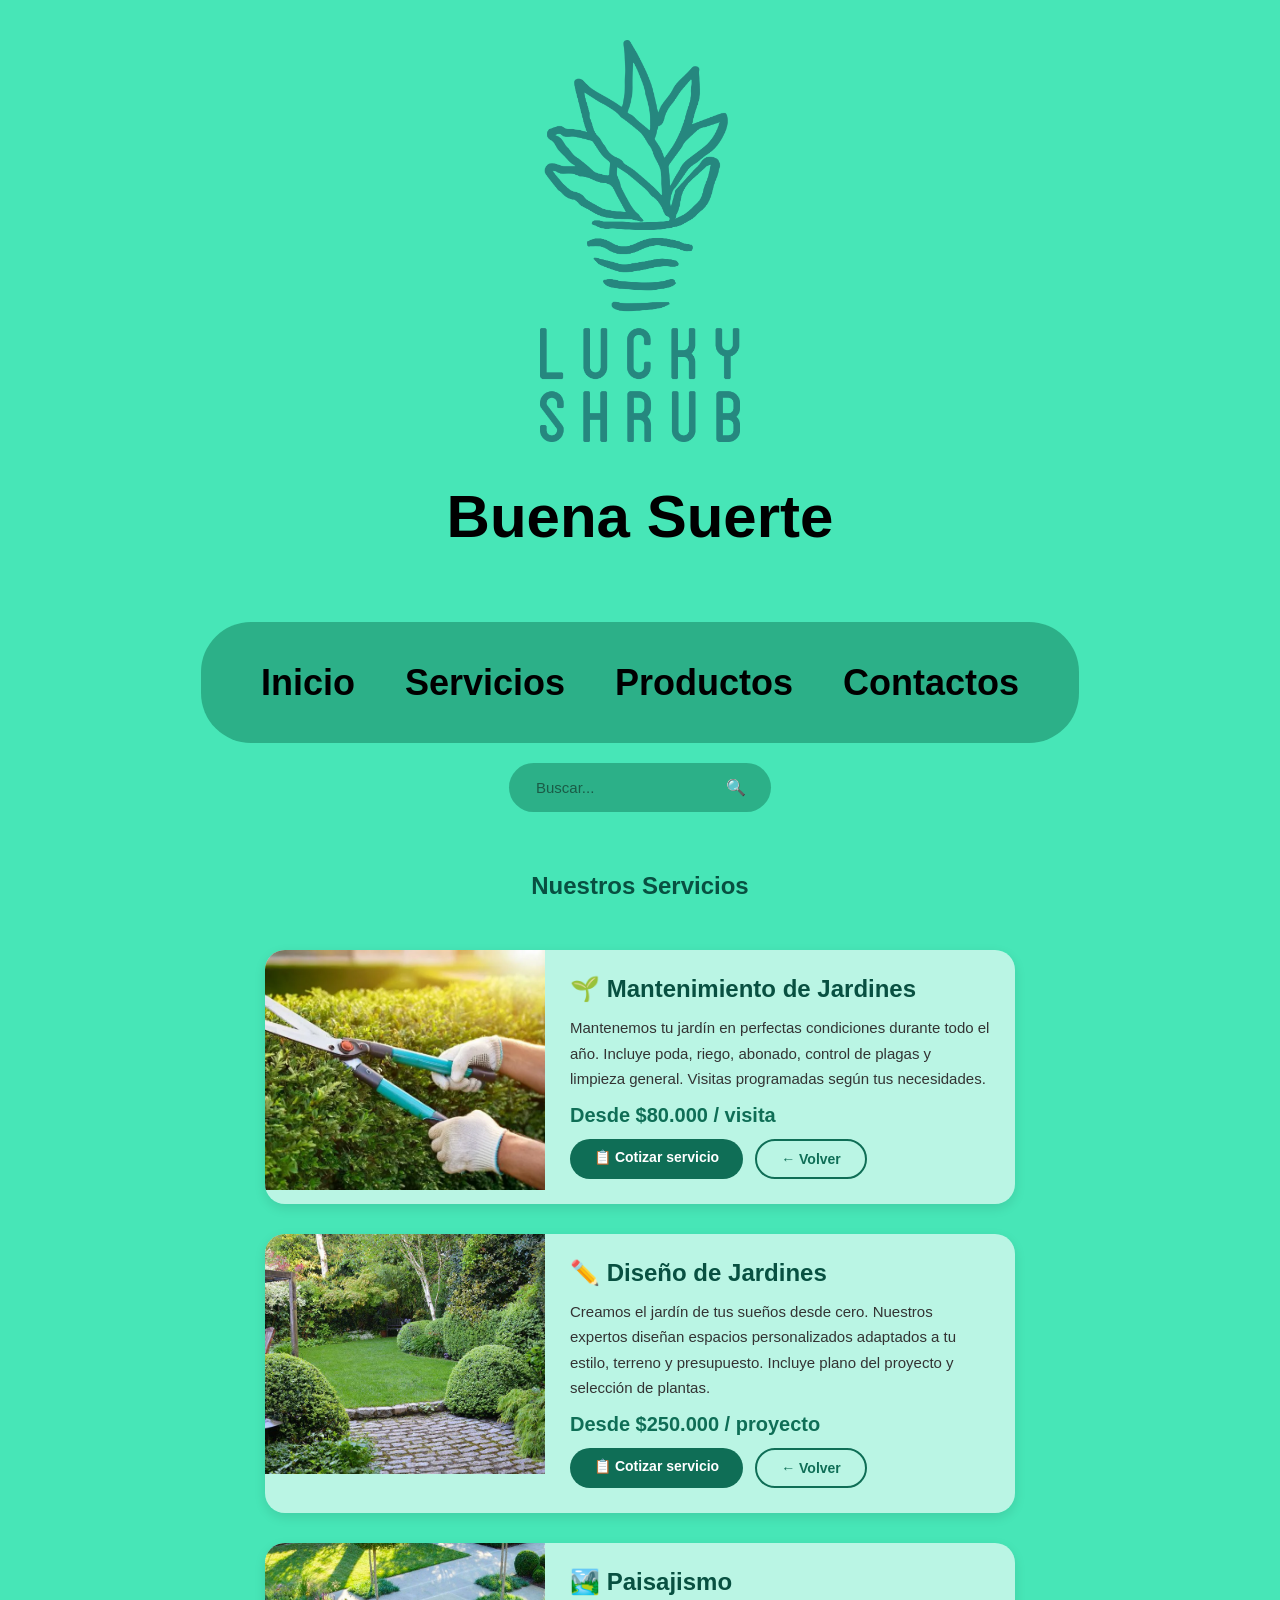
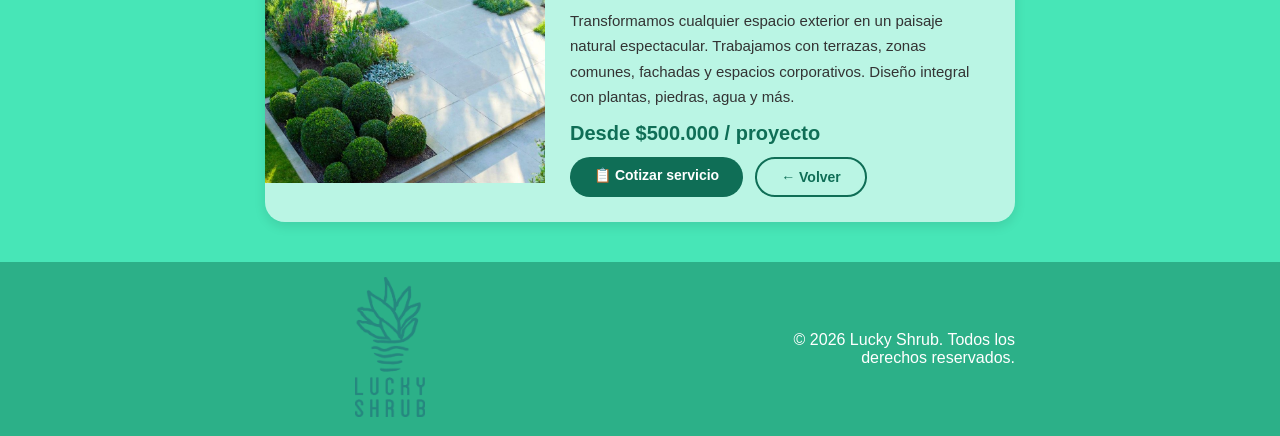
<file: servicios.html>
<!DOCTYPE html>
<html lang="es">
<head>
    <meta charset="UTF-8">
    <meta name="viewport" content="width=device-width, initial-scale=1.0">
    <title>Servicios - Lucky Shrub</title>
    <link rel="stylesheet" href="styles.css">
    <link rel="stylesheet" href="servicios.css">
</head>
<body>
    <header>
        <img src="logo.png" alt="logo de la pagina web" class="logo">
        <h1 class="titulo-grande">Buena Suerte</h1>
    </header>

    <nav>
        <div class="nav-contenedor">
            <ul>
                <li><a href="index.html"><h2>Inicio</h2></a></li>
                <li><a href="servicios.html"><h2>Servicios</h2></a></li>
                <li><a href="productos.html"><h2>Productos</h2></a></li>
                <li><a href="contactos.html"><h2>Contactos</h2></a></li>
            </ul>
            <div class="barra-busqueda">
                <input type="text" placeholder="Buscar...">
                <button>🔍</button>
            </div>
        </div>
    </nav>

    <main>
        <h2 class="servicios-header">Nuestros Servicios</h2>

        <section class="servicios-grid">

            <!-- Mantenimiento de jardines -->
            <div class="servicio-tarjeta">
                <img src="Mantenimiento de jardines.jfif" alt="Mantenimiento de jardines" class="servicio-img">
                <div class="servicio-info">
                    <h2 class="servicio-titulo">🌱 Mantenimiento de Jardines</h2>
                    <p class="servicio-descripcion">
                        Mantenemos tu jardín en perfectas condiciones durante todo el año.
                        Incluye poda, riego, abonado, control de plagas y limpieza general.
                        Visitas programadas según tus necesidades.
                    </p>
                    <p class="servicio-precio">Desde $80.000 / visita</p>
                    <div class="servicios-botones">
                        <a href="https://wa.me/+57 311 318 7855" class="btn-cotizar">📋 Cotizar servicio</a>
                        <a href="index.html" class="btn-volver">← Volver</a>
                    </div>
                </div>
            </div>

            <!-- Diseño de jardines -->
            <div class="servicio-tarjeta">
                <img src="Diseño de jardines.jpg" alt="Diseño de jardines" class="servicio-img">
                <div class="servicio-info">
                    <h2 class="servicio-titulo">✏️ Diseño de Jardines</h2>
                    <p class="servicio-descripcion">
                        Creamos el jardín de tus sueños desde cero. Nuestros expertos diseñan
                        espacios personalizados adaptados a tu estilo, terreno y presupuesto.
                        Incluye plano del proyecto y selección de plantas.
                    </p>
                    <p class="servicio-precio">Desde $250.000 / proyecto</p>
                    <div class="servicios-botones">
                        <a href="https://wa.me/+57 311 318 7855" class="btn-cotizar">📋 Cotizar servicio</a>
                        <a href="index.html" class="btn-volver">← Volver</a>
                    </div>
                </div>
            </div>

            <!-- Paisajismo -->
            <div class="servicio-tarjeta">
                <img src="Paisajismo.jpg" alt="Paisajismo" class="servicio-img">
                <div class="servicio-info">
                    <h2 class="servicio-titulo">🏞️ Paisajismo</h2>
                    <p class="servicio-descripcion">
                        Transformamos cualquier espacio exterior en un paisaje natural espectacular.
                        Trabajamos con terrazas, zonas comunes, fachadas y espacios corporativos.
                        Diseño integral con plantas, piedras, agua y más.
                    </p>
                    <p class="servicio-precio">Desde $500.000 / proyecto</p>
                    <div class="servicios-botones">
                        <a href="https://wa.me/+57 311 318 7855" class="btn-cotizar">📋 Cotizar servicio</a>
                        <a href="index.html" class="btn-volver">← Volver</a>
                    </div>
                </div>
            </div>

        </section>
    </main>

    <footer class="footer">
        <div class="logo-footer-container">
            <img src="logo.png" alt="Logo" class="logo-footer">
        </div>
        <div class="copyright">
            <p>© 2026 Lucky Shrub. Todos los derechos reservados.</p>
        </div>
    </footer>
</body>
</html>
</file>
<file: styles.css>
body {
    background-color: #26e2aad8;
    margin: 0;
    font-family: Arial, sans-serif;
}

/* LOGO */
.logo {
    width: 200px;
    display: block;
    margin: 20px auto;
}

/* TITULO */
.titulo-grande {
    font-size: 60px;
}

/* HEADER */
header {
    text-align: center;
    padding: 20px;
}

/* NAV */
nav {
    background-color: transparent;
    padding: 10px 40px;
    display: flex;
    justify-content: center;
}

.nav-contenedor {
    display: flex;
    flex-direction: column;
    align-items: center;
    gap: 20px;
}

nav ul {
    list-style: none;
    display: flex;
    justify-content: center;
    gap: 50px;
    padding: 10px 60px;
    margin: 0;
    background-color: #27a780d8;
    border-radius: 50px;
    width: fit-content;
}

nav ul li a {
    color: black;
    text-decoration: none;
    font-weight: bold;
    font-size: 1.5em;
}

/* BUSCADOR */
.barra-busqueda {
    display: flex;
    align-items: center;
    background-color: #27a780d8;
    border-radius: 50px;
    padding: 15px 25px;
    gap: 8px;
}

.barra-busqueda input {
    border: none;
    background: transparent;
    outline: none;
    font-size: 15px;
    width: 180px;
    color: black;
}

.barra-busqueda input::placeholder {
    color: #1a5c47;
}

.barra-busqueda button {
    border: none;
    background: transparent;
    cursor: pointer;
    font-size: 16px;
    padding: 0;
}

/* BANNER */
.banner {
    margin: 20px auto;
    max-width: 220px;
    text-align: center;
}

.banner a {
    color: black;
    text-decoration: none;
}

.banner img {
    width: 100%;
    height: auto;
    border-radius: 15px;
    box-shadow: 0 4px 12px rgba(0, 0, 0, 0.2);
    transition: transform 0.3s ease;
}

.banner img:hover {
    transform: scale(1.03);
}

/* COLUMNAS */
.columnas {
    display: flex;
    flex-direction: row;
    justify-content: center;
    align-items: stretch;
    gap: 20px;
    margin: 20px auto;
    max-width: 900px;
}

.tarjeta {
    background-color: #ffffffa0;
    border-radius: 20px;
    padding: 20px;
    box-shadow: 0 4px 12px rgba(0, 0, 0, 0.3);
    display: flex;
    flex-direction: column;
    align-items: center;
    gap: 10px;
    flex: 1;
    min-width: 0;
    text-align: center;
}

.tarjeta img {
    width: 100%;
    height: 180px;
    object-fit: cover;
    border-radius: 15px;
}

.btn-info {
    display: inline-block;
    margin-top: auto;
    padding: 8px 20px;
    background-color: #0f6e56;
    color: white;
    text-decoration: none;
    border-radius: 50px;
    font-weight: bold;
    font-size: 14px;
    transition: background-color 0.3s ease;
}

.btn-info:hover {
    background-color: #085041;
}

/* FOOTER */
.footer {
    display: grid;
    grid-template-columns: repeat(5, 1fr);
    align-items: center;
    background-color: #27a780d8;
    color: white;
    padding: 15px;
}

.logo-footer-container {
    grid-column: 2;
    text-align: center;
}

.logo-footer {
    width: 70px;
}

.copyright {
    grid-column: 4;
    justify-self: center;
    text-align: right;
}

/* RESPONSIVE */
@media (max-width: 700px) {
    .titulo-grande {
        font-size: 40px;
    }

    nav ul {
        flex-wrap: wrap;
        gap: 20px;
        padding: 10px 30px;
    }

    .columnas {
        flex-direction: column;
        padding: 0 20px;
    }

    .footer {
        grid-template-columns: 1fr;
        gap: 10px;
    }

    .logo-footer-container,
    .copyright {
        grid-column: 1;
    }
}
</file>
<file: 3productos.css>
.producto-contenedor {
    display: flex;
    justify-content: center;
    padding: 40px 20px;
}

.producto-tarjeta {
    background-color: #ffffffa0;
    border-radius: 20px;
    padding: 40px;
    max-width: 700px;
    width: 100%;
    box-shadow: 0 4px 12px rgba(0,0,0,0.1);
    display: flex;
    flex-direction: column;
    gap: 20px;
}

.producto-img {
    width: 100%;
    height: 280px;
    object-fit: cover;
    border-radius: 15px;
}

.producto-titulo {
    font-size: 32px;
    margin: 0;
    color: #085041;
}

.producto-descripcion {
    font-size: 16px;
    line-height: 1.7;
    color: #333;
    margin: 0;
}

.producto-disponibles {
    background-color: #e1f5ee;
    border-radius: 50px;
    padding: 8px 18px;
    width: fit-content;
    font-size: 14px;
    font-weight: bold;
    color: #085041;
}

.producto-precio {
    font-size: 30px;
    font-weight: bold;
    color: #085041;
    margin: 0;
}

.producto-botones {
    display: flex;
    gap: 16px;
    flex-wrap: wrap;
}

.btn-comprar {
    background-color: #0f6e56;
    color: white;
    padding: 12px 28px;
    border-radius: 50px;
    text-decoration: none;
    font-weight: bold;
    font-size: 15px;
    transition: background-color 0.3s ease;
}

.btn-comprar:hover {
    background-color: #085041;
}

.btn-volver {
    background-color: transparent;
    color: #0f6e56;
    padding: 12px 28px;
    border-radius: 50px;
    text-decoration: none;
    font-weight: bold;
    font-size: 15px;
    border: 2px solid #0f6e56;
    transition: all 0.3s ease;
}

.btn-volver:hover {
    background-color: #0f6e56;
    color: white;
}
</file>
<file: contactos.css>
.contactos-header {
    text-align: center;
    padding: 30px 20px 10px;
    color: #085041;
}

.contactos-contenedor {
    display: flex;
    justify-content: center;
    gap: 30px;
    padding: 20px 20px 40px;
    max-width: 1000px;
    margin: 0 auto;
    flex-wrap: wrap;
}

/* FORMULARIO */
.formulario-tarjeta {
    background-color: #ffffffa0;
    border-radius: 20px;
    padding: 30px;
    box-shadow: 0 4px 12px rgba(0,0,0,0.1);
    flex: 1;
    min-width: 280px;
    max-width: 450px;
    display: flex;
    flex-direction: column;
    gap: 15px;
}

.formulario-tarjeta h2 {
    color: #085041;
    margin: 0;
    font-size: 22px;
}

.formulario-tarjeta label {
    font-size: 14px;
    font-weight: bold;
    color: #085041;
    margin-bottom: 4px;
    display: block;
}

.formulario-tarjeta input,
.formulario-tarjeta textarea {
    width: 100%;
    padding: 10px 14px;
    border: 2px solid #27a780d8;
    border-radius: 12px;
    font-size: 14px;
    font-family: Arial, sans-serif;
    outline: none;
    box-sizing: border-box;
    background-color: #f9fffe;
    transition: border 0.3s ease;
}

.formulario-tarjeta input:focus,
.formulario-tarjeta textarea:focus {
    border-color: #085041;
}

.formulario-tarjeta textarea {
    resize: vertical;
    min-height: 120px;
}

.btn-enviar {
    background-color: #0f6e56;
    color: white;
    padding: 12px;
    border: none;
    border-radius: 50px;
    font-size: 15px;
    font-weight: bold;
    cursor: pointer;
    transition: background-color 0.3s ease;
    width: 100%;
}

.btn-enviar:hover {
    background-color: #085041;
}

/* INFO DE CONTACTO */
.info-tarjeta {
    background-color: #ffffffa0;
    border-radius: 20px;
    padding: 30px;
    box-shadow: 0 4px 12px rgba(0,0,0,0.1);
    flex: 1;
    min-width: 280px;
    max-width: 350px;
    display: flex;
    flex-direction: column;
    gap: 20px;
}

.info-tarjeta h2 {
    color: #085041;
    margin: 0;
    font-size: 22px;
}

.info-item {
    display: flex;
    align-items: center;
    gap: 12px;
    font-size: 15px;
    color: #333;
}

.info-icono {
    font-size: 24px;
    min-width: 36px;
    text-align: center;
}

.info-item a {
    color: #0f6e56;
    text-decoration: none;
    font-weight: bold;
}

.info-item a:hover {
    text-decoration: underline;
}

/* REDES SOCIALES */
.redes-contenedor {
    display: flex;
    gap: 12px;
    flex-wrap: wrap;
}

.btn-red {
    display: flex;
    align-items: center;
    gap: 8px;
    padding: 8px 16px;
    border-radius: 50px;
    text-decoration: none;
    font-weight: bold;
    font-size: 13px;
    transition: opacity 0.3s ease;
}

.btn-red:hover {
    opacity: 0.85;
}

.btn-instagram {
    background-color: #e1306c;
    color: white;
}

.btn-facebook {
    background-color: #1877f2;
    color: white;
}

.btn-tiktok {
    background-color: #010101;
    color: white;
}
</file>
<file: login.css>
.login-contenedor {
    display: flex;
    justify-content: center;
    padding: 40px 20px;
}

.login-tarjeta {
    background-color: #ffffffa0;
    border-radius: 20px;
    padding: 35px;
    max-width: 420px;
    width: 100%;
    box-shadow: 0 4px 12px rgba(0,0,0,0.1);
    display: flex;
    flex-direction: column;
    gap: 20px;
}

/* PESTAÑAS */
.pestanas {
    display: flex;
    border-radius: 50px;
    overflow: hidden;
    border: 2px solid #27a780d8;
}

.pestana {
    flex: 1;
    padding: 10px;
    text-align: center;
    font-weight: bold;
    font-size: 15px;
    cursor: pointer;
    background-color: transparent;
    color: #0f6e56;
    border: none;
    transition: all 0.3s ease;
}

.pestana.activa {
    background-color: #27a780d8;
    color: white;
}

/* FORMULARIOS */
.formulario {
    display: none;
    flex-direction: column;
    gap: 15px;
}

.formulario.visible {
    display: flex;
}

.formulario h2 {
    color: #085041;
    margin: 0;
    font-size: 22px;
    text-align: center;
}

.formulario label {
    font-size: 14px;
    font-weight: bold;
    color: #085041;
    margin-bottom: 4px;
    display: block;
}

.formulario input {
    width: 100%;
    padding: 10px 14px;
    border: 2px solid #27a780d8;
    border-radius: 12px;
    font-size: 14px;
    font-family: Arial, sans-serif;
    outline: none;
    box-sizing: border-box;
    background-color: #f9fffe;
    transition: border 0.3s ease;
}

.formulario input:focus {
    border-color: #085041;
}

.btn-submit {
    background-color: #0f6e56;
    color: white;
    padding: 12px;
    border: none;
    border-radius: 50px;
    font-size: 15px;
    font-weight: bold;
    cursor: pointer;
    transition: background-color 0.3s ease;
    width: 100%;
}

.btn-submit:hover {
    background-color: #085041;
}

.formulario-texto {
    text-align: center;
    font-size: 13px;
    color: #555;
}

.formulario-texto a {
    color: #0f6e56;
    font-weight: bold;
    text-decoration: none;
    cursor: pointer;
}

.formulario-texto a:hover {
    text-decoration: underline;
}

/* BOTÓN NAV */
.btn-login-nav {
    background-color: #085041;
    color: white;
    padding: 8px 20px;
    border-radius: 50px;
    text-decoration: none;
    font-weight: bold;
    font-size: 14px;
    transition: background-color 0.3s ease;
    white-space: nowrap;
}

.btn-login-nav:hover {
    background-color: #0f6e56;
}

.formulario-texto a {
    color: #0f6e56;
    font-weight: bold;
    text-decoration: none;
    cursor: pointer;
}

.formulario-texto a:visited {
    color: #0f6e56;     /* evita que se ponga morado después de visitar */
}

.pestana,
.pestana:visited,
.pestana:focus {
    outline: none;      /* quita el borde azul al hacer clic */
}

.input-error {
    border-color: #e24b4a !important;
    background-color: #fff5f5 !important;
}

.mensaje-error {
    color: #e24b4a;
    font-size: 12px;
    margin-top: 4px;
    display: none;
}

.mensaje-error.visible {
    display: block;
}

.btn-submit {
    background-color: #0f6e56;
    color: white;
    padding: 12px;
    border: none;
    border-radius: 50px;
    font-size: 15px;
    font-weight: bold;
    cursor: pointer;
    transition: background-color 0.3s ease;
    width: 100%;
    text-decoration: none;    /* quita el subrayado */
}

.btn-submit:visited,
.btn-submit:link,
.btn-submit:active {
    color: white;             /* fuerza el color blanco en todos los estados */
    text-decoration: none;
}
</file>
<file: productos.css>
.productos-header {
    text-align: center;
    padding: 30px 20px 10px;
    color: #085041;
}

.productos-grid {
    display: flex;
    flex-wrap: wrap;
    justify-content: center;
    gap: 25px;
    padding: 20px 20px 40px;
    max-width: 1000px;
    margin: 0 auto;
}

.producto-card {
    background-color: #ffffffa0;
    border-radius: 20px;
    box-shadow: 0 4px 12px rgba(0,0,0,0.1);
    display: flex;
    flex-direction: column;
    align-items: center;
    width: 280px;
    overflow: hidden;
}

.producto-card img {
    width: 100%;
    height: 200px;
    object-fit: cover;
}

.producto-card-info {
    padding: 20px;
    display: flex;
    flex-direction: column;
    align-items: center;
    gap: 10px;
    text-align: center;
    width: 100%;
    box-sizing: border-box;
}

.producto-card-titulo {
    font-size: 20px;
    color: #085041;
    margin: 0;
}

.producto-card-descripcion {
    font-size: 14px;
    line-height: 1.6;
    color: #333;
    margin: 0;
}

.producto-card-disponibles {
    background-color: #e1f5ee;
    border-radius: 50px;
    padding: 6px 14px;
    font-size: 13px;
    font-weight: bold;
    color: #085041;
}

.producto-card-precio {
    font-size: 22px;
    font-weight: bold;
    color: #0f6e56;
    margin: 0;
}

.producto-card-botones {
    display: flex;
    flex-direction: column;
    gap: 8px;
    width: 100%;
}

.btn-ver {
    background-color: #0f6e56;
    color: white;
    padding: 10px;
    border-radius: 50px;
    text-decoration: none;
    font-weight: bold;
    font-size: 14px;
    text-align: center;
    transition: background-color 0.3s ease;
}

.btn-ver:hover {
    background-color: #085041;
}

.btn-comprar-card {
    background-color: transparent;
    color: #0f6e56;
    padding: 10px;
    border-radius: 50px;
    text-decoration: none;
    font-weight: bold;
    font-size: 14px;
    text-align: center;
    border: 2px solid #0f6e56;
    transition: all 0.3s ease;
}

.btn-comprar-card:hover {
    background-color: #0f6e56;
    color: white;
}
</file>
<file: promocion.css>
.promo-contenedor {
    display: flex;
    justify-content: center;
    padding: 40px 20px;
}

.promo-tarjeta {
    background-color: #ffffffa0;
    border-radius: 20px;
    padding: 40px;
    max-width: 650px;
    width: 100%;
    box-shadow: 0 4px 12px rgba(0,0,0,0.1);
    display: flex;
    flex-direction: column;
    gap: 20px;
}

.badge-descuento {
    background-color: #27a780d8;
    color: white;
    font-weight: bold;
    padding: 6px 16px;
    border-radius: 50px;
    width: fit-content;
    font-size: 14px;
}

.promo-titulo {
    font-size: 32px;
    margin: 0;
    color: #085041;
}

.promo-descripcion {
    font-size: 16px;
    line-height: 1.7;
    color: #333;
    margin: 0;
}

.promo-caracteristicas {
    list-style: none;
    padding: 0;
    margin: 0;
    display: flex;
    flex-direction: column;
    gap: 8px;
    font-size: 15px;
}

.promo-precios {
    display: flex;
    align-items: center;
    gap: 16px;
    flex-wrap: wrap;
}

.precio-antes {
    font-size: 16px;
    color: #888;
    text-decoration: line-through;
}

.precio-ahora {
    font-size: 28px;
    font-weight: bold;
    color: #085041;
}

.descuento-badge {
    background-color: #e24b4a;
    color: white;
    font-weight: bold;
    padding: 4px 12px;
    border-radius: 50px;
    font-size: 14px;
}

.promo-botones {
    display: flex;
    gap: 16px;
    flex-wrap: wrap;
}

.btn-comprar {
    background-color: #0f6e56;
    color: white;
    padding: 12px 28px;
    border-radius: 50px;
    text-decoration: none;
    font-weight: bold;
    font-size: 15px;
    transition: background-color 0.3s ease;
}

.btn-comprar:hover {
    background-color: #085041;
}

.btn-volver {
    background-color: transparent;
    color: #0f6e56;
    padding: 12px 28px;
    border-radius: 50px;
    text-decoration: none;
    font-weight: bold;
    font-size: 15px;
    border: 2px solid #0f6e56;
    transition: all 0.3s ease;
}

.btn-volver:hover {
    background-color: #0f6e56;
    color: white;
}
</file>
<file: servicios.css>
.servicios-header {
    text-align: center;
    padding: 30px 20px 10px;
    color: #085041;
}

.servicios-grid {
    display: flex;
    flex-direction: column;
    align-items: center;
    gap: 30px;
    padding: 20px 20px 40px;
}

.servicio-tarjeta {
    background-color: #ffffffa0;
    border-radius: 20px;
    padding: 0;
    max-width: 750px;
    width: 100%;
    box-shadow: 0 4px 12px rgba(0,0,0,0.1);
    display: flex;
    flex-direction: row;
    overflow: hidden;
}

.servicio-img {
    width: 280px;
    min-width: 280px;
    height: 240px;
    object-fit: cover;
}

.servicio-info {
    padding: 25px;
    display: flex;
    flex-direction: column;
    gap: 12px;
    justify-content: center;
}

.servicio-titulo {
    font-size: 24px;
    color: #085041;
    margin: 0;
}

.servicio-descripcion {
    font-size: 15px;
    line-height: 1.7;
    color: #333;
    margin: 0;
}

.servicio-precio {
    font-size: 20px;
    font-weight: bold;
    color: #0f6e56;
    margin: 0;
}

.btn-cotizar {
    background-color: #0f6e56;
    color: white;
    padding: 10px 24px;
    border-radius: 50px;
    text-decoration: none;
    font-weight: bold;
    font-size: 14px;
    width: fit-content;
    transition: background-color 0.3s ease;
}

.btn-cotizar:hover {
    background-color: #085041;
}

.btn-volver {
    background-color: transparent;
    color: #0f6e56;
    padding: 10px 24px;
    border-radius: 50px;
    text-decoration: none;
    font-weight: bold;
    font-size: 14px;
    border: 2px solid #0f6e56;
    width: fit-content;
    transition: all 0.3s ease;
}

.btn-volver:hover {
    background-color: #0f6e56;
    color: white;
}

.servicios-botones {
    display: flex;
    gap: 12px;
    flex-wrap: wrap;
}
</file>
